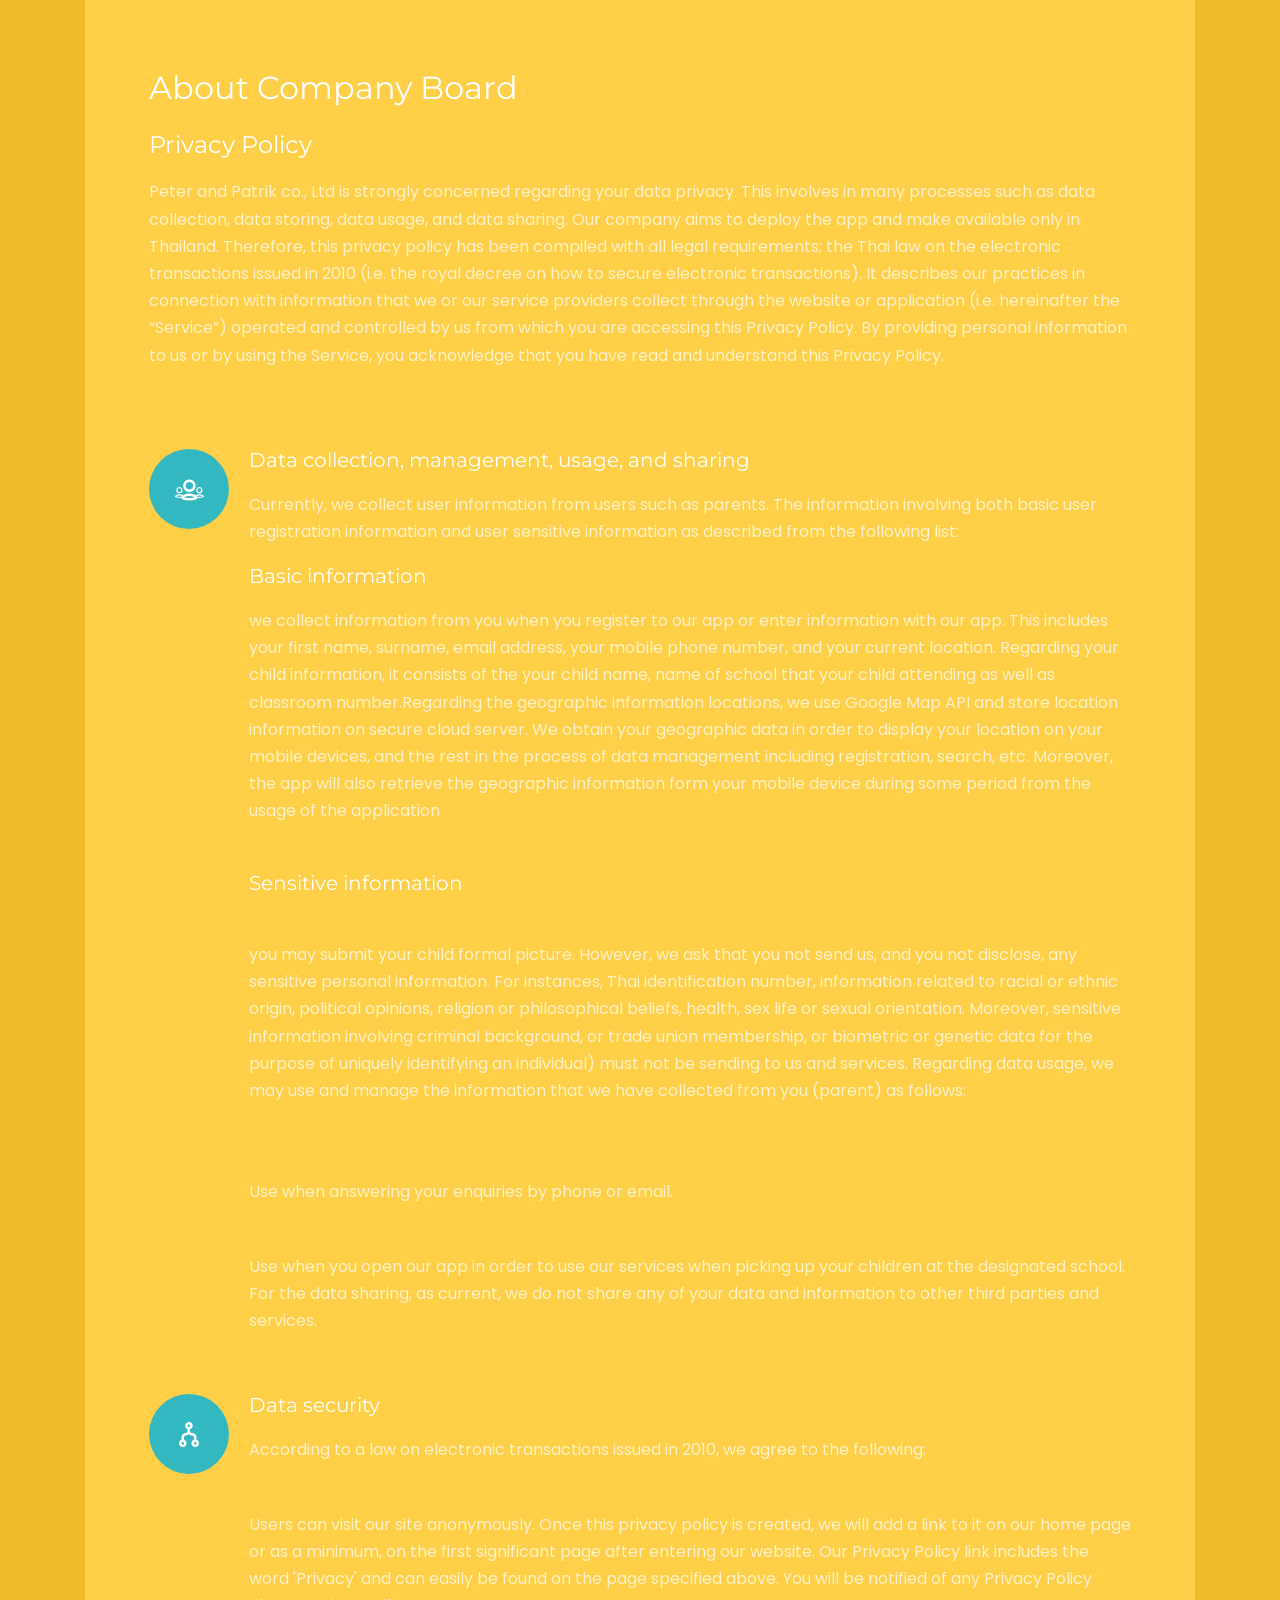
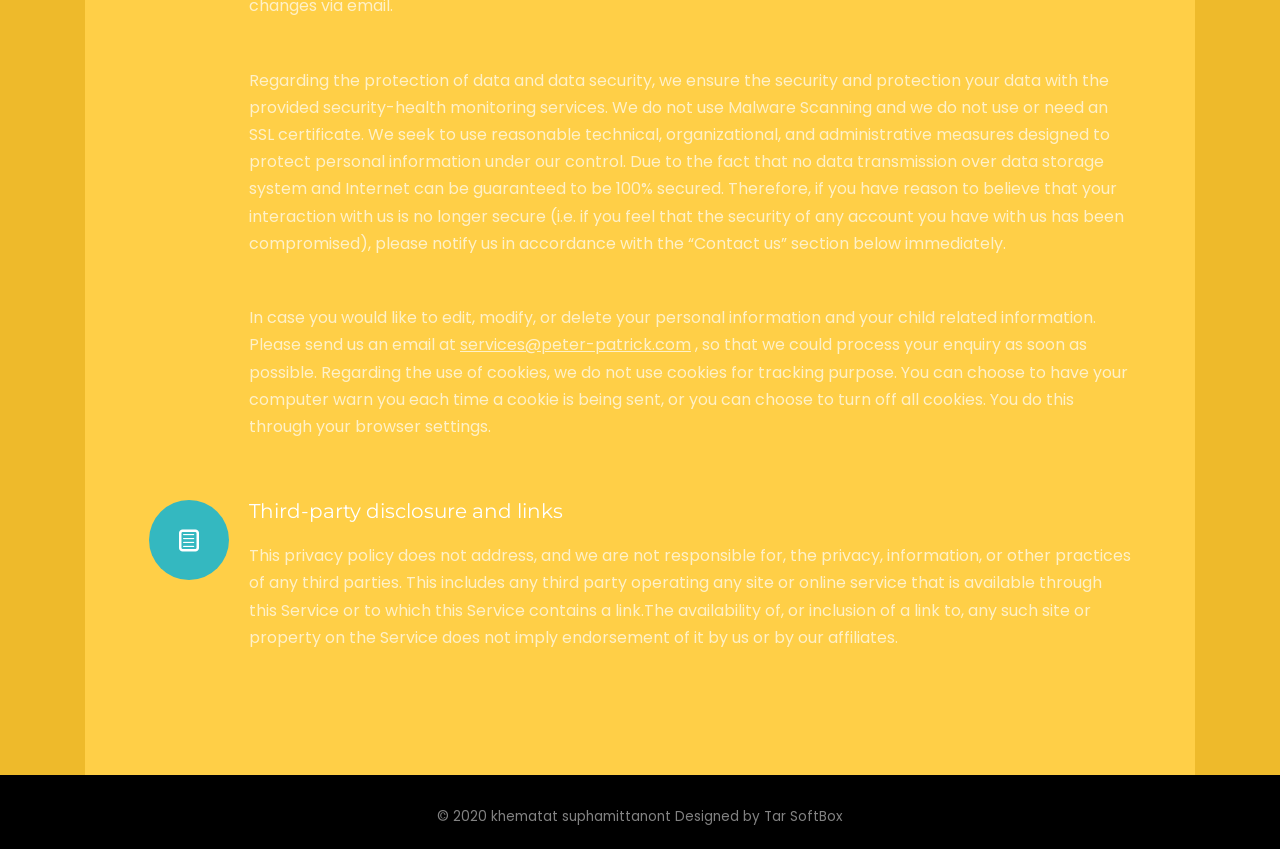
<file: companyBoard.html>
<!DOCTYPE html>
<!--[if lt IE 7]>      <html class="no-js lt-ie9 lt-ie8 lt-ie7"> <![endif]-->
<!--[if IE 7]>         <html class="no-js lt-ie9 lt-ie8"> <![endif]-->
<!--[if IE 8]>         <html class="no-js lt-ie9"> <![endif]-->
<!--[if gt IE 8]><!-->
<html class="no-js">
<!--<![endif]-->

<head>
	<meta charset="utf-8">
	<meta http-equiv="X-UA-Compatible" content="IE=edge">
	<title>Peter and Patrick Co.,Ltd&mdash;by Tar-Softbox</title>
	<meta name="viewport" content="width=device-width, initial-scale=1">
	<meta name="description" content="Introduction to Software Project Work by Tar-Softbox" />
	<meta name="keywords" content="This work by khematat-SE-62" />
	<meta name="author" content="SoftBox.co" />

	<meta property="og:title" content="" />
	<meta property="og:image" content="" />
	<meta property="og:url" content="" />
	<meta property="og:site_name" content="" />
	<meta property="og:description" content="" />
	<meta name="twitter:title" content="" />
	<meta name="twitter:image" content="" />
	<meta name="twitter:url" content="" />
	<meta name="twitter:card" content="" />

	<link href="https://fonts.googleapis.com/css?family=Poppins:300,400,500,600,700" rel="stylesheet">
	<link href="https://fonts.googleapis.com/css?family=Montserrat:300,400,700" rel="stylesheet">

	<!-- Animate.css -->
	<link rel="stylesheet" href="css/animate.css">
	<!-- Icomoon Icon Fonts-->
	<link rel="stylesheet" href="css/icomoon.css">
	<!-- Bootstrap  -->
	<link rel="stylesheet" href="css/bootstrap.css">
	<link rel="stylesheet" href="css/bootstrap.min.css">
	<link rel="stylesheet" href="css/bootstrap-grid.css">
	<link rel="stylesheet" href="css/bootstrap-grid.min.css">
	<link rel="stylesheet" href="css/bootstrap-reboot.css">
	<link rel="stylesheet" href="css/bootstrap-reboot.min.css">
	<link rel="stylesheet" href="https://maxcdn.bootstrapcdn.com/bootstrap/3.4.1/css/bootstrap.min.css">
	<!-- Magnific Popup -->
	<link rel="stylesheet" href="css/magnific-popup.css">

	<!-- Owl Carousel  -->
	<link rel="stylesheet" href="css/owl.carousel.min.css">
	<link rel="stylesheet" href="css/owl.theme.default.min.css">
	<!-- Flexslider  -->
	<link rel="stylesheet" href="css/flexslider.css">
	<!-- Theme style  -->
	<link rel="stylesheet" href="css/style.css">
	<!-- <link rel="stylesheet" href="css/styles.css"> -->
	<!-- Modernizr JS -->
	<script src="js/modernizr-2.6.2.min.js"></script>
	<link rel="stylesheet" href="css/contract.css">
	<!-- FOR IE9 below -->
	<!--[if lt IE 9]>
	<script src="js/respond.min.js"></script>
	<![endif]-->

</head>

<body>

	
			
	
						

		

	

	<div class="container-fluid" style="background-color: rgb(238, 186, 43);">
		<div class="container">
			<div class="choose">
				<div class="half features-wrap">
					<div class="qbootstrap-heading animate-box" s>
						<h2 id="section1">About Company Board</h2>
						<h3>Privacy Policy</h3>
						<p>Peter and Patrik co., Ltd is strongly concerned regarding your data privacy. This involves in
							many processes such as data collection, data storing, data usage, and data sharing. Our
							company aims to deploy the app and make available only in Thailand. Therefore, this privacy
							policy has been compiled with all legal requirements; the Thai law on the electronic
							transactions issued in 2010 (i.e. the royal decree on how to secure electronic
							transactions). It describes our practices in connection with information that we or our
							service providers collect through the website or application (i.e. hereinafter the
							“Service”) operated and controlled by us from which you are accessing this Privacy Policy.
							By providing personal information to us or by using the Service, you acknowledge that you
							have read and understand this Privacy Policy.</p>
					</div>
					<div class="features animate-box">
						<span class="icon text-center"><i class="icon-group-outline"></i></span>
						<div class="desc">
							<h3 id="section2">Data collection, management, usage, and sharing</h3>
							<p>Currently, we collect user information from users such as parents. The information
								involving both basic user registration information and user sensitive information as
								described from the following list: <br>
								<h3>Basic information</h3>
								<p> we collect information from you when you register to our app or enter information
									with our app. This includes your first name, surname, email address, your mobile
									phone number, and your current location. Regarding your child information, it
									consists of the your child name, name of school that your child attending as well as
									classroom number.Regarding the geographic information locations, we use Google Map
									API and store location information on secure cloud server. We obtain your geographic
									data in order to display your location on your mobile devices, and the rest in the
									process of data management including registration, search, etc. Moreover, the app
									will also retrieve the geographic information form your mobile device during some
									period from the usage of the application</p> <br>
								<h3>Sensitive information</h3><br>
								<p>you may submit your child formal picture. However, we ask that you not send us, and
									you not disclose, any sensitive personal information. For instances, Thai
									identification number, information related to racial or ethnic origin, political
									opinions, religion or philosophical beliefs, health, sex life or sexual orientation.
									Moreover, sensitive information involving criminal background, or trade union
									membership, or biometric or genetic data for the purpose of uniquely identifying an
									individual) must not be sending to us and services. Regarding data usage, we may use
									and manage the information that we have collected from you (parent) as follows:</p>
								<br>
								&nbsp; &nbsp; &nbsp; &nbsp; &nbsp; <p> Use when answering your enquiries by phone or
									email.</p> <br>
								<p> Use when you open our app in order to use our services when picking up your children
									at the designated school. For the data sharing, as current, we do not share any of
									your data and information to other third parties and services.
								</p>
						</div>
					</div>
					<div class="features animate-box">
						<span class="icon text-center"><i class="icon-flow-merge"></i></span>
						<div class="desc">
							<h3 id="section3">Data security</h3>
							<p>According to a law on electronic transactions issued in 2010, we agree to the following:
							</p>
							<br>
							<p>Users can visit our site anonymously. Once this privacy policy is created, we will add a
								link to it on our home page or as a minimum, on the first significant page after
								entering our website. Our Privacy Policy link includes the word 'Privacy' and can easily
								be found on the page specified above. You will be notified of any Privacy Policy changes
								via email.</p>
							<br>
							<p>Regarding the protection of data and data security, we ensure the security and protection
								your data with the provided security-health monitoring services. We do not use Malware
								Scanning and we do not use or need an SSL certificate. We seek to use reasonable
								technical, organizational, and administrative measures designed to protect personal
								information under our control. Due to the fact that no data transmission over data
								storage system and Internet can be guaranteed to be 100% secured. Therefore, if you have
								reason to believe that your interaction with us is no longer secure (i.e. if you feel
								that the security of any account you have with us has been compromised), please notify
								us in accordance with the “Contact us” section below immediately.</p>
							<br>
							<p>In case you would like to edit, modify, or delete your personal information and your
								child related information. Please send us an email at <u>services@peter-patrick.com</u>
								, so that we could process your enquiry as soon as possible. Regarding the use of
								cookies, we do not use cookies for tracking purpose. You can choose to have your
								computer warn you each time a cookie is being sent, or you can choose to turn off all
								cookies. You do this through your browser settings.</p>
						</div>
					</div>
					<div class="features animate-box">
						<span class="icon text-center"><i class="icon-document-text"></i></span>
						<div class="desc">
							<h3 id="section4">Third-party disclosure and links</h3>
							<p>This privacy policy does not address, and we are not responsible for, the privacy,
								information, or other practices of any third parties. This includes any third party
								operating any site or online service that is available through this Service or to which
								this Service contains a link.The availability of, or inclusion of a link to, any such
								site or property on the Service does not imply endorsement of it by us or by our
								affiliates.</p>
						</div>
					</div>
				</div>
			</div>
		</div>
	</div>



	<footer>
		<div class="row copyright" style="background-color: black;">
			<div class="col-md-12 text-center">
				<br>
				<p>
					<small class="block">&copy; 2020 khematat suphamittanont</small>
					<small class="block">Designed by Tar SoftBox</small>
				</p>
			</div>
		</div>
	</footer>
	<div class="gototop js-top">
		<a href="#" class="js-gotop"><i class="icon-arrow-up"></i></a>
	</div>

	<!-- jQuery -->
	<script src="js/jquery.min.js"></script>
	<script src="https://maxcdn.bootstrapcdn.com/bootstrap/3.4.1/js/bootstrap.min.js"></script> 
	<!-- jQuery Easing -->
	<script src="js/jquery.easing.1.3.js"></script>
	<!-- Bootstrap -->
	<script src="js/bootstrap.js"></script>
	<script src="js/bootstrap.min.js"></script>
	<script src="js/bootstrap.bundle.js"></script>
	<script src="js/bootstrap.bundle.min.js"></script>
	<!-- Waypoints -->
	<script src="js/jquery.waypoints.min.js"></script>
	<!-- Stellar Parallax -->
	<script src="js/jquery.stellar.min.js"></script>
	<!-- Carousel -->
	<script src="js/owl.carousel.min.js"></script>
	<!-- Flexslider -->
	<script src="js/jquery.flexslider-min.js"></script>
	<!-- countTo -->
	<script src="js/jquery.countTo.js"></script>
	<!-- Magnific Popup -->
	<script src="js/jquery.magnific-popup.min.js"></script>
	<script src="js/magnific-popup-options.js"></script>
	<!-- Sticky Kit -->
	<script src="js/sticky-kit.min.js"></script>
	<!-- Main -->
	<script src="js/main.js"></script>
	<script src="js/scripts.js"></script>
	<script src="js/contract.js"></script>
</body>

</html>
</file>
<file: css/icomoon.css>
@font-face {
  font-family: 'icomoon';
  src:  url('fonts/icomoon.eot?6py85u');
  src:  url('fonts/icomoon.eot?6py85u#iefix') format('embedded-opentype'),
    url('fonts/icomoon.ttf?6py85u') format('truetype'),
    url('fonts/icomoon.woff?6py85u') format('woff'),
    url('fonts/icomoon.svg?6py85u#icomoon') format('svg');
  font-weight: normal;
  font-style: normal;
}

[class^="icon-"], [class*=" icon-"] {
  /* use !important to prevent issues with browser extensions that change fonts */
  font-family: 'icomoon' !important;
  speak: none;
  font-style: normal;
  font-weight: normal;
  font-variant: normal;
  text-transform: none;
  line-height: 1;

  /* Better Font Rendering =========== */
  -webkit-font-smoothing: antialiased;
  -moz-osx-font-smoothing: grayscale;
}

.icon-times:before {
  content: "\e930";
}
.icon-tick:before {
  content: "\e931";
}
.icon-plus:before {
  content: "\e932";
}
.icon-minus:before {
  content: "\e933";
}
.icon-equals:before {
  content: "\e934";
}
.icon-divide:before {
  content: "\e935";
}
.icon-chevron-right:before {
  content: "\e936";
}
.icon-chevron-left:before {
  content: "\e937";
}
.icon-arrow-right-thick:before {
  content: "\e938";
}
.icon-arrow-left-thick:before {
  content: "\e939";
}
.icon-th-small:before {
  content: "\e93a";
}
.icon-th-menu:before {
  content: "\e93b";
}
.icon-th-list:before {
  content: "\e93c";
}
.icon-th-large:before {
  content: "\e93d";
}
.icon-home:before {
  content: "\e93e";
}
.icon-arrow-forward:before {
  content: "\e93f";
}
.icon-arrow-back:before {
  content: "\e940";
}
.icon-rss:before {
  content: "\e941";
}
.icon-location:before {
  content: "\e942";
}
.icon-link:before {
  content: "\e943";
}
.icon-image:before {
  content: "\e944";
}
.icon-arrow-up-thick:before {
  content: "\e945";
}
.icon-arrow-down-thick:before {
  content: "\e946";
}
.icon-starburst:before {
  content: "\e947";
}
.icon-starburst-outline:before {
  content: "\e948";
}
.icon-star3:before {
  content: "\e949";
}
.icon-flow-children:before {
  content: "\e94a";
}
.icon-export:before {
  content: "\e94b";
}
.icon-delete2:before {
  content: "\e94c";
}
.icon-delete-outline:before {
  content: "\e94d";
}
.icon-cloud-storage:before {
  content: "\e94e";
}
.icon-wi-fi:before {
  content: "\e94f";
}
.icon-heart:before {
  content: "\e950";
}
.icon-flash:before {
  content: "\e951";
}
.icon-cancel:before {
  content: "\e952";
}
.icon-backspace:before {
  content: "\e953";
}
.icon-attachment:before {
  content: "\e954";
}
.icon-arrow-move:before {
  content: "\e955";
}
.icon-warning:before {
  content: "\e956";
}
.icon-user:before {
  content: "\e957";
}
.icon-radar:before {
  content: "\e958";
}
.icon-lock-open:before {
  content: "\e959";
}
.icon-lock-closed:before {
  content: "\e95a";
}
.icon-location-arrow:before {
  content: "\e95b";
}
.icon-info:before {
  content: "\e95c";
}
.icon-user-delete:before {
  content: "\e95d";
}
.icon-user-add:before {
  content: "\e95e";
}
.icon-media-pause:before {
  content: "\e95f";
}
.icon-group:before {
  content: "\e960";
}
.icon-chart-pie:before {
  content: "\e961";
}
.icon-chart-line:before {
  content: "\e962";
}
.icon-chart-bar:before {
  content: "\e963";
}
.icon-chart-area:before {
  content: "\e964";
}
.icon-video:before {
  content: "\e965";
}
.icon-point-of-interest:before {
  content: "\e966";
}
.icon-infinity:before {
  content: "\e967";
}
.icon-globe:before {
  content: "\e968";
}
.icon-eye:before {
  content: "\e969";
}
.icon-cog:before {
  content: "\e96a";
}
.icon-camera:before {
  content: "\e96b";
}
.icon-upload:before {
  content: "\e96c";
}
.icon-scissors:before {
  content: "\e96d";
}
.icon-refresh:before {
  content: "\e96e";
}
.icon-pin:before {
  content: "\e96f";
}
.icon-key:before {
  content: "\e970";
}
.icon-info-large:before {
  content: "\e971";
}
.icon-eject:before {
  content: "\e972";
}
.icon-download:before {
  content: "\e973";
}
.icon-zoom:before {
  content: "\e974";
}
.icon-zoom-out:before {
  content: "\e975";
}
.icon-zoom-in:before {
  content: "\e976";
}
.icon-sort-numerically:before {
  content: "\e977";
}
.icon-sort-alphabetically:before {
  content: "\e978";
}
.icon-input-checked:before {
  content: "\e979";
}
.icon-calender:before {
  content: "\e97a";
}
.icon-world2:before {
  content: "\e97b";
}
.icon-notes:before {
  content: "\e97c";
}
.icon-code:before {
  content: "\e97d";
}
.icon-arrow-sync:before {
  content: "\e97e";
}
.icon-arrow-shuffle:before {
  content: "\e97f";
}
.icon-arrow-repeat:before {
  content: "\e980";
}
.icon-arrow-minimise:before {
  content: "\e981";
}
.icon-arrow-maximise:before {
  content: "\e982";
}
.icon-arrow-loop:before {
  content: "\e983";
}
.icon-anchor:before {
  content: "\e984";
}
.icon-spanner:before {
  content: "\e985";
}
.icon-puzzle:before {
  content: "\e986";
}
.icon-power:before {
  content: "\e987";
}
.icon-plane:before {
  content: "\e988";
}
.icon-pi:before {
  content: "\e989";
}
.icon-phone:before {
  content: "\e98a";
}
.icon-microphone2:before {
  content: "\e98b";
}
.icon-media-rewind:before {
  content: "\e98c";
}
.icon-flag:before {
  content: "\e98d";
}
.icon-adjust-brightness:before {
  content: "\e98e";
}
.icon-waves:before {
  content: "\e98f";
}
.icon-social-twitter:before {
  content: "\e990";
}
.icon-social-facebook:before {
  content: "\e991";
}
.icon-social-dribbble:before {
  content: "\e992";
}
.icon-media-stop:before {
  content: "\e993";
}
.icon-media-record:before {
  content: "\e994";
}
.icon-media-play:before {
  content: "\e995";
}
.icon-media-fast-forward:before {
  content: "\e996";
}
.icon-media-eject:before {
  content: "\e997";
}
.icon-social-vimeo:before {
  content: "\e998";
}
.icon-social-tumbler:before {
  content: "\e999";
}
.icon-social-skype:before {
  content: "\e99a";
}
.icon-social-pinterest:before {
  content: "\e99b";
}
.icon-social-linkedin:before {
  content: "\e99c";
}
.icon-social-last-fm:before {
  content: "\e99d";
}
.icon-social-github:before {
  content: "\e99e";
}
.icon-social-flickr:before {
  content: "\e99f";
}
.icon-at:before {
  content: "\e9a0";
}
.icon-times-outline:before {
  content: "\e9a1";
}
.icon-plus-outline:before {
  content: "\e9a2";
}
.icon-minus-outline:before {
  content: "\e9a3";
}
.icon-tick-outline:before {
  content: "\e9a4";
}
.icon-th-large-outline:before {
  content: "\e9a5";
}
.icon-equals-outline:before {
  content: "\e9a6";
}
.icon-divide-outline:before {
  content: "\e9a7";
}
.icon-chevron-right-outline:before {
  content: "\e9a8";
}
.icon-chevron-left-outline:before {
  content: "\e9a9";
}
.icon-arrow-right-outline:before {
  content: "\e9aa";
}
.icon-arrow-left-outline:before {
  content: "\e9ab";
}
.icon-th-small-outline:before {
  content: "\e9ac";
}
.icon-th-menu-outline:before {
  content: "\e9ad";
}
.icon-th-list-outline:before {
  content: "\e9ae";
}
.icon-news2:before {
  content: "\e9b1";
}
.icon-home-outline:before {
  content: "\e9b2";
}
.icon-arrow-up-outline:before {
  content: "\e9b3";
}
.icon-arrow-forward-outline:before {
  content: "\e9b4";
}
.icon-arrow-down-outline:before {
  content: "\e9b5";
}
.icon-arrow-back-outline:before {
  content: "\e9b6";
}
.icon-trash3:before {
  content: "\e9b7";
}
.icon-rss-outline:before {
  content: "\e9b8";
}
.icon-message:before {
  content: "\e9b9";
}
.icon-location-outline:before {
  content: "\e9ba";
}
.icon-link-outline:before {
  content: "\e9bb";
}
.icon-image-outline:before {
  content: "\e9bc";
}
.icon-export-outline:before {
  content: "\e9bd";
}
.icon-cross:before {
  content: "\e9be";
}
.icon-wi-fi-outline:before {
  content: "\e9bf";
}
.icon-star-outline:before {
  content: "\e9c0";
}
.icon-media-pause-outline:before {
  content: "\e9c1";
}
.icon-mail:before {
  content: "\e9c2";
}
.icon-heart-outline:before {
  content: "\e9c3";
}
.icon-flash-outline:before {
  content: "\e9c4";
}
.icon-cancel-outline:before {
  content: "\e9c5";
}
.icon-beaker:before {
  content: "\e9c6";
}
.icon-arrow-move-outline:before {
  content: "\e9c7";
}
.icon-watch2:before {
  content: "\e9c8";
}
.icon-warning-outline:before {
  content: "\e9c9";
}
.icon-time:before {
  content: "\e9ca";
}
.icon-radar-outline:before {
  content: "\e9cb";
}
.icon-lock-open-outline:before {
  content: "\e9cc";
}
.icon-location-arrow-outline:before {
  content: "\e9cd";
}
.icon-info-outline:before {
  content: "\e9ce";
}
.icon-backspace-outline:before {
  content: "\e9cf";
}
.icon-attachment-outline:before {
  content: "\e9d0";
}
.icon-user-outline:before {
  content: "\e9d1";
}
.icon-user-delete-outline:before {
  content: "\e9d2";
}
.icon-user-add-outline:before {
  content: "\e9d3";
}
.icon-lock-closed-outline:before {
  content: "\e9d4";
}
.icon-group-outline:before {
  content: "\e9d5";
}
.icon-chart-pie-outline:before {
  content: "\e9d6";
}
.icon-chart-line-outline:before {
  content: "\e9d7";
}
.icon-chart-bar-outline:before {
  content: "\e9d8";
}
.icon-chart-area-outline:before {
  content: "\e9d9";
}
.icon-video-outline:before {
  content: "\e9da";
}
.icon-point-of-interest-outline:before {
  content: "\e9db";
}
.icon-map:before {
  content: "\e9dc";
}
.icon-key-outline:before {
  content: "\e9dd";
}
.icon-infinity-outline:before {
  content: "\e9de";
}
.icon-globe-outline:before {
  content: "\e9df";
}
.icon-eye-outline:before {
  content: "\e9e0";
}
.icon-cog-outline:before {
  content: "\e9e1";
}
.icon-camera-outline:before {
  content: "\e9e2";
}
.icon-upload-outline:before {
  content: "\e9e3";
}
.icon-support:before {
  content: "\e9e4";
}
.icon-scissors-outline:before {
  content: "\e9e5";
}
.icon-refresh-outline:before {
  content: "\e9e6";
}
.icon-info-large-outline:before {
  content: "\e9e7";
}
.icon-eject-outline:before {
  content: "\e9e8";
}
.icon-download-outline:before {
  content: "\e9e9";
}
.icon-battery-mid:before {
  content: "\e9ea";
}
.icon-battery-low:before {
  content: "\e9eb";
}
.icon-battery-high:before {
  content: "\e9ec";
}
.icon-zoom-outline:before {
  content: "\e9ed";
}
.icon-zoom-out-outline:before {
  content: "\e9ee";
}
.icon-zoom-in-outline:before {
  content: "\e9ef";
}
.icon-tag3:before {
  content: "\e9f0";
}
.icon-tabs-outline:before {
  content: "\e9f1";
}
.icon-pin-outline:before {
  content: "\e9f2";
}
.icon-message-typing:before {
  content: "\e9f3";
}
.icon-directions:before {
  content: "\e9f4";
}
.icon-battery-full:before {
  content: "\e9f5";
}
.icon-battery-charge:before {
  content: "\e9f6";
}
.icon-pipette:before {
  content: "\e9f7";
}
.icon-pencil:before {
  content: "\e9f8";
}
.icon-folder:before {
  content: "\e9f9";
}
.icon-folder-delete:before {
  content: "\e9fa";
}
.icon-folder-add:before {
  content: "\e9fb";
}
.icon-edit:before {
  content: "\e9fc";
}
.icon-document:before {
  content: "\e9fd";
}
.icon-document-delete:before {
  content: "\e9fe";
}
.icon-document-add:before {
  content: "\e9ff";
}
.icon-brush:before {
  content: "\ea00";
}
.icon-thumbs-up:before {
  content: "\ea01";
}
.icon-thumbs-down:before {
  content: "\ea02";
}
.icon-pen:before {
  content: "\ea03";
}
.icon-sort-numerically-outline:before {
  content: "\ea04";
}
.icon-sort-alphabetically-outline:before {
  content: "\ea05";
}
.icon-social-last-fm-circular:before {
  content: "\ea06";
}
.icon-social-github-circular:before {
  content: "\ea07";
}
.icon-compass:before {
  content: "\ea08";
}
.icon-bookmark:before {
  content: "\ea09";
}
.icon-input-checked-outline:before {
  content: "\ea0a";
}
.icon-code-outline:before {
  content: "\ea0b";
}
.icon-calender-outline:before {
  content: "\ea0c";
}
.icon-business-card:before {
  content: "\ea0d";
}
.icon-arrow-up:before {
  content: "\ea0e";
}
.icon-arrow-sync-outline:before {
  content: "\ea0f";
}
.icon-arrow-right:before {
  content: "\ea10";
}
.icon-arrow-repeat-outline:before {
  content: "\ea11";
}
.icon-arrow-loop-outline:before {
  content: "\ea12";
}
.icon-arrow-left:before {
  content: "\ea13";
}
.icon-flow-switch:before {
  content: "\ea14";
}
.icon-flow-parallel:before {
  content: "\ea15";
}
.icon-flow-merge:before {
  content: "\ea16";
}
.icon-document-text:before {
  content: "\ea17";
}
.icon-clipboard:before {
  content: "\ea18";
}
.icon-calculator:before {
  content: "\ea19";
}
.icon-arrow-minimise-outline:before {
  content: "\ea1a";
}
.icon-arrow-maximise-outline:before {
  content: "\ea1b";
}
.icon-arrow-down:before {
  content: "\ea1c";
}
.icon-gift:before {
  content: "\ea1d";
}
.icon-film:before {
  content: "\ea1e";
}
.icon-database:before {
  content: "\ea1f";
}
.icon-bell:before {
  content: "\ea20";
}
.icon-anchor-outline:before {
  content: "\ea21";
}
.icon-adjust-contrast:before {
  content: "\ea22";
}
.icon-world-outline:before {
  content: "\ea23";
}
.icon-shopping-bag:before {
  content: "\ea24";
}
.icon-power-outline:before {
  content: "\ea25";
}
.icon-notes-outline:before {
  content: "\ea26";
}
.icon-device-tablet:before {
  content: "\ea27";
}
.icon-device-phone:before {
  content: "\ea28";
}
.icon-device-laptop:before {
  content: "\ea29";
}
.icon-device-desktop:before {
  content: "\ea2a";
}
.icon-briefcase:before {
  content: "\ea2b";
}
.icon-stopwatch:before {
  content: "\ea2c";
}
.icon-spanner-outline:before {
  content: "\ea2d";
}
.icon-puzzle-outline:before {
  content: "\ea2e";
}
.icon-printer:before {
  content: "\ea2f";
}
.icon-pi-outline:before {
  content: "\ea30";
}
.icon-lightbulb:before {
  content: "\ea31";
}
.icon-flag-outline:before {
  content: "\ea32";
}
.icon-contacts:before {
  content: "\ea33";
}
.icon-archive2:before {
  content: "\ea34";
}
.icon-weather-stormy:before {
  content: "\ea35";
}
.icon-weather-shower:before {
  content: "\ea36";
}
.icon-weather-partly-sunny:before {
  content: "\ea37";
}
.icon-weather-downpour:before {
  content: "\ea38";
}
.icon-weather-cloudy:before {
  content: "\ea39";
}
.icon-plane-outline:before {
  content: "\ea3a";
}
.icon-phone-outline:before {
  content: "\ea3b";
}
.icon-microphone-outline:before {
  content: "\ea3c";
}
.icon-weather-windy:before {
  content: "\ea3d";
}
.icon-weather-windy-cloudy:before {
  content: "\ea3e";
}
.icon-weather-sunny:before {
  content: "\ea3f";
}
.icon-weather-snow:before {
  content: "\ea40";
}
.icon-weather-night:before {
  content: "\ea41";
}
.icon-media-stop-outline:before {
  content: "\ea42";
}
.icon-media-rewind-outline:before {
  content: "\ea43";
}
.icon-media-record-outline:before {
  content: "\ea44";
}
.icon-media-play-outline:before {
  content: "\ea45";
}
.icon-media-fast-forward-outline:before {
  content: "\ea46";
}
.icon-media-eject-outline:before {
  content: "\ea47";
}
.icon-wine:before {
  content: "\ea48";
}
.icon-waves-outline:before {
  content: "\ea49";
}
.icon-ticket:before {
  content: "\ea4a";
}
.icon-tags:before {
  content: "\ea4b";
}
.icon-plug:before {
  content: "\ea4c";
}
.icon-headphones:before {
  content: "\ea4d";
}
.icon-credit-card:before {
  content: "\ea4e";
}
.icon-coffee:before {
  content: "\ea4f";
}
.icon-book:before {
  content: "\ea50";
}
.icon-beer:before {
  content: "\ea51";
}
.icon-volume2:before {
  content: "\ea52";
}
.icon-volume-up:before {
  content: "\ea53";
}
.icon-volume-mute:before {
  content: "\ea54";
}
.icon-volume-down:before {
  content: "\ea55";
}
.icon-social-vimeo-circular:before {
  content: "\ea56";
}
.icon-social-twitter-circular:before {
  content: "\ea57";
}
.icon-social-pinterest-circular:before {
  content: "\ea58";
}
.icon-social-linkedin-circular:before {
  content: "\ea59";
}
.icon-social-facebook-circular:before {
  content: "\ea5a";
}
.icon-social-dribbble-circular:before {
  content: "\ea5b";
}
.icon-tree:before {
  content: "\ea5c";
}
.icon-thermometer2:before {
  content: "\ea5d";
}
.icon-social-tumbler-circular:before {
  content: "\ea5e";
}
.icon-social-skype-outline:before {
  content: "\ea5f";
}
.icon-social-flickr-circular:before {
  content: "\ea60";
}
.icon-social-at-circular:before {
  content: "\ea61";
}
.icon-shopping-cart:before {
  content: "\ea62";
}
.icon-messages:before {
  content: "\ea63";
}
.icon-leaf:before {
  content: "\ea64";
}
.icon-feather:before {
  content: "\ea65";
}
.icon-eye2:before {
  content: "\e064";
}
.icon-paper-clip:before {
  content: "\e065";
}
.icon-mail5:before {
  content: "\e066";
}
.icon-toggle:before {
  content: "\e067";
}
.icon-layout:before {
  content: "\e068";
}
.icon-link2:before {
  content: "\e069";
}
.icon-bell2:before {
  content: "\e06a";
}
.icon-lock3:before {
  content: "\e06b";
}
.icon-unlock:before {
  content: "\e06c";
}
.icon-ribbon2:before {
  content: "\e06d";
}
.icon-image2:before {
  content: "\e06e";
}
.icon-signal:before {
  content: "\e06f";
}
.icon-target3:before {
  content: "\e070";
}
.icon-clipboard3:before {
  content: "\e071";
}
.icon-clock3:before {
  content: "\e072";
}
.icon-watch:before {
  content: "\e073";
}
.icon-air-play:before {
  content: "\e074";
}
.icon-camera3:before {
  content: "\e075";
}
.icon-video2:before {
  content: "\e076";
}
.icon-disc:before {
  content: "\e077";
}
.icon-printer3:before {
  content: "\e078";
}
.icon-monitor:before {
  content: "\e079";
}
.icon-server:before {
  content: "\e07a";
}
.icon-cog2:before {
  content: "\e07b";
}
.icon-heart3:before {
  content: "\e07c";
}
.icon-paragraph:before {
  content: "\e07d";
}
.icon-align-justify:before {
  content: "\e07e";
}
.icon-align-left:before {
  content: "\e07f";
}
.icon-align-center:before {
  content: "\e080";
}
.icon-align-right:before {
  content: "\e081";
}
.icon-book2:before {
  content: "\e082";
}
.icon-layers2:before {
  content: "\e083";
}
.icon-stack2:before {
  content: "\e084";
}
.icon-stack-2:before {
  content: "\e085";
}
.icon-paper:before {
  content: "\e086";
}
.icon-paper-stack:before {
  content: "\e087";
}
.icon-search3:before {
  content: "\e088";
}
.icon-zoom-in2:before {
  content: "\e089";
}
.icon-zoom-out2:before {
  content: "\e08a";
}
.icon-reply2:before {
  content: "\e08b";
}
.icon-circle-plus:before {
  content: "\e08c";
}
.icon-circle-minus:before {
  content: "\e08d";
}
.icon-circle-check:before {
  content: "\e08e";
}
.icon-circle-cross:before {
  content: "\e08f";
}
.icon-square-plus:before {
  content: "\e090";
}
.icon-square-minus:before {
  content: "\e091";
}
.icon-square-check:before {
  content: "\e092";
}
.icon-square-cross:before {
  content: "\e093";
}
.icon-microphone:before {
  content: "\e094";
}
.icon-record:before {
  content: "\e095";
}
.icon-skip-back:before {
  content: "\e096";
}
.icon-rewind:before {
  content: "\e097";
}
.icon-play4:before {
  content: "\e098";
}
.icon-pause3:before {
  content: "\e099";
}
.icon-stop3:before {
  content: "\e09a";
}
.icon-fast-forward:before {
  content: "\e09b";
}
.icon-skip-forward:before {
  content: "\e09c";
}
.icon-shuffle2:before {
  content: "\e09d";
}
.icon-repeat:before {
  content: "\e09e";
}
.icon-folder2:before {
  content: "\e09f";
}
.icon-umbrella:before {
  content: "\e0a0";
}
.icon-moon:before {
  content: "\e0a1";
}
.icon-thermometer:before {
  content: "\e0a2";
}
.icon-drop:before {
  content: "\e0a3";
}
.icon-sun2:before {
  content: "\e0a4";
}
.icon-cloud3:before {
  content: "\e0a5";
}
.icon-cloud-upload2:before {
  content: "\e0a6";
}
.icon-cloud-download2:before {
  content: "\e0a7";
}
.icon-upload4:before {
  content: "\e0a8";
}
.icon-download4:before {
  content: "\e0a9";
}
.icon-location3:before {
  content: "\e0aa";
}
.icon-location-2:before {
  content: "\e0ab";
}
.icon-map3:before {
  content: "\e0ac";
}
.icon-battery:before {
  content: "\e0ad";
}
.icon-head:before {
  content: "\e0ae";
}
.icon-briefcase3:before {
  content: "\e0af";
}
.icon-speech-bubble:before {
  content: "\e0b0";
}
.icon-anchor2:before {
  content: "\e0b1";
}
.icon-globe2:before {
  content: "\e0b2";
}
.icon-box:before {
  content: "\e0b3";
}
.icon-reload:before {
  content: "\e0b4";
}
.icon-share3:before {
  content: "\e0b5";
}
.icon-marquee:before {
  content: "\e0b6";
}
.icon-marquee-plus:before {
  content: "\e0b7";
}
.icon-marquee-minus:before {
  content: "\e0b8";
}
.icon-tag:before {
  content: "\e0b9";
}
.icon-power2:before {
  content: "\e0ba";
}
.icon-command2:before {
  content: "\e0bb";
}
.icon-alt:before {
  content: "\e0bc";
}
.icon-esc:before {
  content: "\e0bd";
}
.icon-bar-graph:before {
  content: "\e0be";
}
.icon-bar-graph-2:before {
  content: "\e0bf";
}
.icon-pie-graph:before {
  content: "\e0c0";
}
.icon-star:before {
  content: "\e0c1";
}
.icon-arrow-left3:before {
  content: "\e0c2";
}
.icon-arrow-right3:before {
  content: "\e0c3";
}
.icon-arrow-up3:before {
  content: "\e0c4";
}
.icon-arrow-down3:before {
  content: "\e0c5";
}
.icon-volume:before {
  content: "\e0c6";
}
.icon-mute:before {
  content: "\e0c7";
}
.icon-content-right:before {
  content: "\e100";
}
.icon-content-left:before {
  content: "\e101";
}
.icon-grid2:before {
  content: "\e102";
}
.icon-grid-2:before {
  content: "\e103";
}
.icon-columns:before {
  content: "\e104";
}
.icon-loader:before {
  content: "\e105";
}
.icon-bag:before {
  content: "\e106";
}
.icon-ban:before {
  content: "\e107";
}
.icon-flag3:before {
  content: "\e108";
}
.icon-trash:before {
  content: "\e109";
}
.icon-expand2:before {
  content: "\e110";
}
.icon-contract:before {
  content: "\e111";
}
.icon-maximize:before {
  content: "\e112";
}
.icon-minimize:before {
  content: "\e113";
}
.icon-plus2:before {
  content: "\e114";
}
.icon-minus2:before {
  content: "\e115";
}
.icon-check:before {
  content: "\e116";
}
.icon-cross2:before {
  content: "\e117";
}
.icon-move:before {
  content: "\e118";
}
.icon-delete:before {
  content: "\e119";
}
.icon-menu5:before {
  content: "\e120";
}
.icon-archive:before {
  content: "\e121";
}
.icon-inbox:before {
  content: "\e122";
}
.icon-outbox:before {
  content: "\e123";
}
.icon-file:before {
  content: "\e124";
}
.icon-file-add:before {
  content: "\e125";
}
.icon-file-subtract:before {
  content: "\e126";
}
.icon-help:before {
  content: "\e127";
}
.icon-open:before {
  content: "\e128";
}
.icon-ellipsis:before {
  content: "\e129";
}
.icon-heart4:before {
  content: "\e900";
}
.icon-cloud4:before {
  content: "\e901";
}
.icon-star2:before {
  content: "\e902";
}
.icon-tv2:before {
  content: "\e903";
}
.icon-sound:before {
  content: "\e904";
}
.icon-video3:before {
  content: "\e905";
}
.icon-trash2:before {
  content: "\e906";
}
.icon-user2:before {
  content: "\e907";
}
.icon-key3:before {
  content: "\e908";
}
.icon-search4:before {
  content: "\e909";
}
.icon-settings:before {
  content: "\e90a";
}
.icon-camera4:before {
  content: "\e90b";
}
.icon-tag2:before {
  content: "\e90c";
}
.icon-lock4:before {
  content: "\e90d";
}
.icon-bulb:before {
  content: "\e90e";
}
.icon-pen2:before {
  content: "\e90f";
}
.icon-diamond:before {
  content: "\e910";
}
.icon-display2:before {
  content: "\e911";
}
.icon-location4:before {
  content: "\e912";
}
.icon-eye3:before {
  content: "\e913";
}
.icon-bubble3:before {
  content: "\e914";
}
.icon-stack3:before {
  content: "\e915";
}
.icon-cup:before {
  content: "\e916";
}
.icon-phone3:before {
  content: "\e917";
}
.icon-news:before {
  content: "\e918";
}
.icon-mail6:before {
  content: "\e919";
}
.icon-like:before {
  content: "\e91a";
}
.icon-photo:before {
  content: "\e91b";
}
.icon-note:before {
  content: "\e91c";
}
.icon-clock4:before {
  content: "\e91d";
}
.icon-paperplane:before {
  content: "\e91e";
}
.icon-params:before {
  content: "\e91f";
}
.icon-banknote:before {
  content: "\e920";
}
.icon-data:before {
  content: "\e921";
}
.icon-music2:before {
  content: "\e922";
}
.icon-megaphone2:before {
  content: "\e923";
}
.icon-study:before {
  content: "\e924";
}
.icon-lab2:before {
  content: "\e925";
}
.icon-food:before {
  content: "\e926";
}
.icon-t-shirt:before {
  content: "\e927";
}
.icon-fire2:before {
  content: "\e928";
}
.icon-clip:before {
  content: "\e929";
}
.icon-shop:before {
  content: "\e92a";
}
.icon-calendar3:before {
  content: "\e92b";
}
.icon-wallet2:before {
  content: "\e92c";
}
.icon-vynil:before {
  content: "\e92d";
}
.icon-truck2:before {
  content: "\e92e";
}
.icon-world:before {
  content: "\e92f";
}
.icon-spinner6:before {
  content: "\e9af";
}
.icon-spinner7:before {
  content: "\e9b0";
}
.icon-amazon:before {
  content: "\eab7";
}
.icon-google:before {
  content: "\eab8";
}
.icon-google2:before {
  content: "\eab9";
}
.icon-google3:before {
  content: "\eaba";
}
.icon-google-plus:before {
  content: "\eabb";
}
.icon-google-plus2:before {
  content: "\eabc";
}
.icon-google-plus3:before {
  content: "\eabd";
}
.icon-hangouts:before {
  content: "\eabe";
}
.icon-google-drive:before {
  content: "\eabf";
}
.icon-facebook2:before {
  content: "\eac0";
}
.icon-facebook22:before {
  content: "\eac1";
}
.icon-instagram:before {
  content: "\eac2";
}
.icon-whatsapp:before {
  content: "\eac3";
}
.icon-spotify:before {
  content: "\eac4";
}
.icon-telegram:before {
  content: "\eac5";
}
.icon-twitter2:before {
  content: "\eac6";
}
.icon-vine:before {
  content: "\eac7";
}
.icon-vk:before {
  content: "\eac8";
}
.icon-renren:before {
  content: "\eac9";
}
.icon-sina-weibo:before {
  content: "\eaca";
}
.icon-rss2:before {
  content: "\eacb";
}
.icon-rss22:before {
  content: "\eacc";
}
.icon-youtube:before {
  content: "\eacd";
}
.icon-youtube2:before {
  content: "\eace";
}
.icon-twitch:before {
  content: "\eacf";
}
.icon-vimeo:before {
  content: "\ead0";
}
.icon-vimeo2:before {
  content: "\ead1";
}
.icon-lanyrd:before {
  content: "\ead2";
}
.icon-flickr:before {
  content: "\ead3";
}
.icon-flickr2:before {
  content: "\ead4";
}
.icon-flickr3:before {
  content: "\ead5";
}
.icon-flickr4:before {
  content: "\ead6";
}
.icon-dribbble2:before {
  content: "\ead7";
}
.icon-behance:before {
  content: "\ead8";
}
.icon-behance2:before {
  content: "\ead9";
}
.icon-deviantart:before {
  content: "\eada";
}
.icon-500px:before {
  content: "\eadb";
}
.icon-steam:before {
  content: "\eadc";
}
.icon-steam2:before {
  content: "\eadd";
}
.icon-dropbox:before {
  content: "\eade";
}
.icon-onedrive:before {
  content: "\eadf";
}
.icon-github:before {
  content: "\eae0";
}
.icon-npm:before {
  content: "\eae1";
}
.icon-basecamp:before {
  content: "\eae2";
}
.icon-trello:before {
  content: "\eae3";
}
.icon-wordpress:before {
  content: "\eae4";
}
.icon-joomla:before {
  content: "\eae5";
}
.icon-ello:before {
  content: "\eae6";
}
.icon-blogger:before {
  content: "\eae7";
}
.icon-blogger2:before {
  content: "\eae8";
}
.icon-tumblr2:before {
  content: "\eae9";
}
.icon-tumblr22:before {
  content: "\eaea";
}
.icon-yahoo:before {
  content: "\eaeb";
}
.icon-yahoo2:before {
  content: "\eaec";
}
.icon-tux:before {
  content: "\eaed";
}
.icon-appleinc:before {
  content: "\eaee";
}
.icon-finder:before {
  content: "\eaef";
}
.icon-android:before {
  content: "\eaf0";
}
.icon-windows:before {
  content: "\eaf1";
}
.icon-windows8:before {
  content: "\eaf2";
}
.icon-soundcloud:before {
  content: "\eaf3";
}
.icon-soundcloud2:before {
  content: "\eaf4";
}
.icon-skype:before {
  content: "\eaf5";
}
.icon-reddit:before {
  content: "\eaf6";
}
.icon-hackernews:before {
  content: "\eaf7";
}
.icon-wikipedia:before {
  content: "\eaf8";
}
.icon-linkedin2:before {
  content: "\eaf9";
}
.icon-linkedin22:before {
  content: "\eafa";
}
.icon-lastfm:before {
  content: "\eafb";
}
.icon-lastfm2:before {
  content: "\eafc";
}
.icon-delicious:before {
  content: "\eafd";
}
.icon-stumbleupon:before {
  content: "\eafe";
}
.icon-stumbleupon2:before {
  content: "\eaff";
}
.icon-stackoverflow:before {
  content: "\eb00";
}
.icon-pinterest:before {
  content: "\eb01";
}
.icon-pinterest2:before {
  content: "\eb02";
}
.icon-xing:before {
  content: "\eb03";
}
.icon-xing2:before {
  content: "\eb04";
}
.icon-flattr:before {
  content: "\eb05";
}
.icon-foursquare:before {
  content: "\eb06";
}
.icon-yelp:before {
  content: "\eb07";
}
.icon-paypal:before {
  content: "\eb08";
}
.icon-chrome:before {
  content: "\eb09";
}
.icon-firefox:before {
  content: "\eb0a";
}
.icon-IE:before {
  content: "\eb0b";
}
.icon-edge:before {
  content: "\eb0c";
}
.icon-safari:before {
  content: "\eb0d";
}
.icon-opera:before {
  content: "\eb0e";
}
.icon-file-pdf:before {
  content: "\eb0f";
}
.icon-file-openoffice:before {
  content: "\eb10";
}
.icon-file-word:before {
  content: "\eb11";
}
.icon-file-excel:before {
  content: "\eb12";
}
.icon-libreoffice:before {
  content: "\eb13";
}
.icon-html-five:before {
  content: "\eb14";
}
.icon-html-five2:before {
  content: "\eb15";
}
.icon-css3:before {
  content: "\eb16";
}
.icon-git:before {
  content: "\eb17";
}
.icon-codepen:before {
  content: "\eb18";
}
.icon-svg:before {
  content: "\eb19";
}
.icon-IcoMoon:before {
  content: "\eb1a";
}
</file>
<file: css/style.css>
@font-face {
  font-family: 'icomoon';
  src: url("../fonts/icomoon/icomoon.eot?srf3rx");
  src: url("../fonts/icomoon/icomoon.eot?srf3rx#iefix") format("embedded-opentype"), url("../fonts/icomoon/icomoon.ttf?srf3rx") format("truetype"), url("../fonts/icomoon/icomoon.woff?srf3rx") format("woff"), url("../fonts/icomoon/icomoon.svg?srf3rx#icomoon") format("svg");
  font-weight: normal;
  font-style: normal;
}
/* =======================================================
*
* 	Template Style 
*
* ======================================================= */
body {
  font-family: "Poppins", Arial, sans-serif;
  font-weight: 400;
  font-size: 16px;
  line-height: 1.7;
  color: #828282;
  background: #fff;
}

#page {
  position: relative;
  overflow-x: hidden;
  width: 100%;
  height: 100%;
  -webkit-transition: 0.5s;
  -o-transition: 0.5s;
  transition: 0.5s;
}
.offcanvas #page {
  overflow: hidden;
  position: absolute;
}
.offcanvas #page:after {
  -webkit-transition: 2s;
  -o-transition: 2s;
  transition: 2s;
  position: absolute;
  top: 0;
  right: 0;
  bottom: 0;
  left: 0;
  z-index: 101;
  background: rgba(0, 0, 0, 0.7);
  content: "";
}

a {
  color: #34b8c0;
  -webkit-transition: 0.5s;
  -o-transition: 0.5s;
  transition: 0.5s;
}
a:hover, a:active, a:focus {
  color: #34b8c0;
  outline: none;
  text-decoration: none;
}

p {
  margin-bottom: 20px;
}

h1, h2, h3, h4, h5, h6, figure {
  color: #000;
  font-family: "Montserrat", sans-serif;
  font-weight: 400;
  margin: 0 0 20px 0;
}

::-webkit-selection {
  color: #fff;
  background: #34b8c0;
}

::-moz-selection {
  color: #fff;
  background: #34b8c0;
}

::selection {
  color: #fff;
  background: #34b8c0;
}

.qbootstrap-nav {
  width: 100%;
  padding: 0;
  z-index: 1001;
}
.qbootstrap-nav .top {
  display: block;
  width: 100%;
  padding: 20px 0 30px 0;
}
.qbootstrap-nav .top-menu {
  padding: 30px 0 0 0;
}
@media screen and (max-width: 768px) {
  .qbootstrap-nav .top-menu {
    padding: 0;
  }
}
.qbootstrap-nav .num, .qbootstrap-nav .loc {
  position: relative;
}
.qbootstrap-nav .num .icon, .qbootstrap-nav .loc .icon {
  position: absolute;
  top: 0;
  left: 0;
  text-align: center;
  display: table;
  width: 60px;
  height: 60px;
  background: rgba(0, 0, 0, 0.04);
  -webkit-border-radius: 50%;
  -moz-border-radius: 50%;
  -ms-border-radius: 50%;
  border-radius: 50%;
}
.qbootstrap-nav .num .icon i, .qbootstrap-nav .loc .icon i {
  display: table-cell;
  vertical-align: middle;
  height: 60px;
  font-size: 24px;
  color: #6f51c7;
}
.qbootstrap-nav .num p, .qbootstrap-nav .loc p {
  padding-left: 80px;
}
.qbootstrap-nav .num p a, .qbootstrap-nav .loc p a {
  color: #000;
}
.qbootstrap-nav #qbootstrap-logo {
  font-size: 40px;
  margin: 0;
  padding: 0;
  text-transform: uppercase;
  font-weight: 700;
  font-family: "Poppins", Arial, sans-serif;
}
@media screen and (max-width: 768px) {
  .qbootstrap-nav #qbootstrap-logo {
    text-align: left !important;
    margin-bottom: 20px;
  }
}
.qbootstrap-nav #qbootstrap-logo a {
  color: #34b8c0;
  position: relative;
}
.qbootstrap-nav #qbootstrap-logo a span {
  color: #FFCF47;
}
.qbootstrap-nav #qbootstrap-logo a i {
  font-size: 38px;
}
.qbootstrap-nav .menu-1 {
  padding: 13px 0;
  background: rgba(0, 0, 0, 0.04);
  width: 100%;
  float: left;
  -webkit-border-radius: 4px 4px 0 0;
  -moz-border-radius: 4px 4px 0 0;
  -ms-border-radius: 4px 4px 0 0;
  -o-border-radius: 4px 4px 0 0;
  border-radius: 4px 4px 0 0;
}
@media screen and (max-width: 768px) {
  .qbootstrap-nav .menu-1 {
    display: none;
  }
}
.qbootstrap-nav ul {
  display: block;
  padding: 0;
  margin: 0;
}
.qbootstrap-nav ul li {
  padding: 0;
  margin: 0;
  list-style: none;
  display: inline;
  font-weight: 400;
  text-transform: uppercase;
  font-size: 14px;
  letter-spacing: 1px;
}
.qbootstrap-nav ul li a {
  padding: 15px;
  color: rgba(52, 184, 192, 0.9);
  -webkit-transition: 0.5s;
  -o-transition: 0.5s;
  transition: 0.5s;
}
.qbootstrap-nav ul li a:hover, .qbootstrap-nav ul li a:focus, .qbootstrap-nav ul li a.active {
  color: #6f51c7;
}
.qbootstrap-nav ul li.has-dropdown {
  position: relative;
}
.qbootstrap-nav ul li.has-dropdown .dropdown {
  width: 140px;
  -webkit-box-shadow: 0px 14px 33px -9px rgba(0, 0, 0, 0.75);
  -moz-box-shadow: 0px 14px 33px -9px rgba(0, 0, 0, 0.75);
  box-shadow: 0px 14px 33px -9px rgba(0, 0, 0, 0.75);
  z-index: 1002;
  visibility: hidden;
  opacity: 0;
  position: absolute;
  top: 40px;
  left: 0;
  text-align: left;
  background: #000;
  padding: 20px;
  -webkit-border-radius: 4px;
  -moz-border-radius: 4px;
  -ms-border-radius: 4px;
  border-radius: 4px;
  -webkit-transition: 0s;
  -o-transition: 0s;
  transition: 0s;
}
.qbootstrap-nav ul li.has-dropdown .dropdown:before {
  bottom: 100%;
  left: 40px;
  border: solid transparent;
  content: " ";
  height: 0;
  width: 0;
  position: absolute;
  pointer-events: none;
  border-bottom-color: #000;
  border-width: 8px;
  margin-left: -8px;
}
.qbootstrap-nav ul li.has-dropdown .dropdown li {
  display: block;
  margin-bottom: 7px;
}
.qbootstrap-nav ul li.has-dropdown .dropdown li:last-child {
  margin-bottom: 0;
}
.qbootstrap-nav ul li.has-dropdown .dropdown li a {
  padding: 2px 0;
  display: block;
  color: #999999;
  line-height: 1.2;
  text-transform: none;
  font-size: 13px;
  letter-spacing: 0;
}
.qbootstrap-nav ul li.has-dropdown .dropdown li a:hover {
  color: #fff;
}
.qbootstrap-nav ul li.has-dropdown:hover a, .qbootstrap-nav ul li.has-dropdown:focus a {
  color: #6f51c7;
}
.qbootstrap-nav ul li.btn-cta a {
  padding: 0 !important;
  color: #fff;
}
.qbootstrap-nav ul li.btn-cta a span {
  background: #6f51c7;
  padding: 7px 15px;
  display: -moz-inline-stack;
  display: inline-block;
  zoom: 1;
  *display: inline;
  -webkit-transition: 0.3s;
  -o-transition: 0.3s;
  transition: 0.3s;
  -webkit-border-radius: 30px;
  -moz-border-radius: 30px;
  -ms-border-radius: 30px;
  border-radius: 30px;
}
.qbootstrap-nav ul li.btn-cta a:hover span {
  -webkit-box-shadow: 0px 14px 20px -9px rgba(0, 0, 0, 0.75);
  -moz-box-shadow: 0px 14px 20px -9px rgba(0, 0, 0, 0.75);
  box-shadow: 0px 14px 20px -9px rgba(0, 0, 0, 0.75);
}
.qbootstrap-nav ul li.active > a {
  color: #6f51c7;
}

#qbootstrap-hero {
  min-height: 650px;
  background: #fff url(../assets/images/loader.gif) no-repeat center center;
}
#qbootstrap-hero .flexslider {
  border: none;
  z-index: 1;
  margin-bottom: 0;
}
#qbootstrap-hero .flexslider .slides {
  position: relative;
  overflow: hidden;
}
#qbootstrap-hero .flexslider .slides li {
  background-repeat: no-repeat;
  background-size: cover;
  background-position: top center;
  min-height: 630px;
  position: relative;
}
#qbootstrap-hero .flexslider .slides li:after {
  position: absolute;
  top: 0;
  bottom: 0;
  left: 0;
  right: 0;
  content: '';
  background: rgba(0, 0, 0, 0.2);
  z-index: 1;
}
#qbootstrap-hero .flexslider .flex-control-nav {
  bottom: 7em;
  z-index: 1000;
}
#qbootstrap-hero .flexslider .flex-control-nav li a {
  background: rgba(255, 255, 255, 0.2);
  box-shadow: none;
  width: 12px;
  height: 12px;
  cursor: pointer;
}
#qbootstrap-hero .flexslider .flex-control-nav li a.flex-active {
  cursor: pointer;
  background: rgba(255, 255, 255, 0.7);
}
#qbootstrap-hero .flexslider .flex-direction-nav {
  display: none;
}
#qbootstrap-hero .flexslider .slider-text {
  display: table;
  opacity: 0;
  min-height: 650px;
  z-index: 9;
}
#qbootstrap-hero .flexslider .slider-text > .slider-text-inner {
  display: table-cell;
  vertical-align: middle;
  height: 700px;
}
#qbootstrap-hero .flexslider .slider-text > .slider-text-inner h1, #qbootstrap-hero .flexslider .slider-text > .slider-text-inner h2 {
  margin: 0;
  padding: 0;
  color: white;
}
#qbootstrap-hero .flexslider .slider-text > .slider-text-inner h1 {
  margin-bottom: 20px;
  font-size: 50px;
  line-height: 1.3;
  font-weight: 300;
}
@media screen and (max-width: 768px) {
  #qbootstrap-hero .flexslider .slider-text > .slider-text-inner h1 {
    font-size: 30px;
  }
}
#qbootstrap-hero .flexslider .slider-text > .slider-text-inner h2 {
  font-size: 20px;
  line-height: 1.5;
  margin-bottom: 30px;
  font-family: "Poppins", Arial, sans-serif;
}
#qbootstrap-hero .flexslider .slider-text > .slider-text-inner h2 a {
  color: rgba(255, 255, 255, 0.5);
}
#qbootstrap-hero .flexslider .slider-text > .slider-text-inner .doc-holder {
  font-size: 28px;
  font-weight: 300;
  margin-bottom: 10px;
  font-family: "Montserrat", sans-serif;
}
#qbootstrap-hero .flexslider .slider-text > .slider-text-inner .btn {
  padding: 18px 30px !important;
  color: #fff;
  border: none !important;
  font-size: 12px;
  font-weight: 700;
  text-transform: uppercase;
  letter-spacing: 2px;
}
#qbootstrap-hero .flexslider .slider-text > .slider-text-inner .btn:hover {
  background: #34b8c0 !important;
  -webkit-box-shadow: 0px 14px 30px -15px rgba(0, 0, 0, 0.75) !important;
  -moz-box-shadow: 0px 14px 30px -15px rgba(0, 0, 0, 0.75) !important;
  box-shadow: 0px 14px 30px -15px rgba(0, 0, 0, 0.75) !important;
}
#qbootstrap-hero .flexslider .slider-text > .slider-text-inner .qbootstrap-lead {
  font-size: 20px;
  color: #fff;
}
#qbootstrap-hero .flexslider .slider-text > .slider-text-inner .qbootstrap-lead .icon-heart {
  color: #d9534f;
}

.qbootstrap-bg-section {
  background: #f2f2f2;
}

#qbootstrap-services,
#qbootstrap-counter,
#qbootstrap-register,
.qbootstrap-pricing,
#qbootstrap-testimonial,
#qbootstrap-blog,
#qbootstrap-about,
#qbootstrap-doctor,
#qbootstrap-contact,
#qbootstrap-footer {
  padding: 7em 0;
  clear: both;
}
@media screen and (max-width: 768px) {
  #qbootstrap-services,
  #qbootstrap-counter,
  #qbootstrap-register,
  .qbootstrap-pricing,
  #qbootstrap-testimonial,
  #qbootstrap-blog,
  #qbootstrap-about,
  #qbootstrap-doctor,
  #qbootstrap-contact,
  #qbootstrap-footer {
    padding: 3em 0;
  }
}

#qbootstrap-footer {
  padding: 7em 0 0 0;
}

#qbootstrap-intro {
  position: relative;
  clear: both;
}

.intro {
  display: -webkit-box;
  display: -moz-box;
  display: -ms-flexbox;
  display: -webkit-flex;
  display: flex;
  flex-wrap: wrap;
  -webkit-flex-wrap: wrap;
  -moz-flex-wrap: wrap;
  width: 100%;
  float: left;
}

.intro-grid {
  padding: 4em 2.5em;
  color: rgba(255, 255, 255, 0.8) !important;
  overflow: hidden;
  position: relative;
  width: 33.333%;
  display: inline-block;
}
@media screen and (max-width: 768px) {
  .intro-grid {
    width: 100%;
  }
}
.intro-grid .icon {
  position: absolute;
  top: 20px;
  right: 20px;
}
.intro-grid .icon i {
  font-size: 60px;
  color: rgba(255, 255, 255, 0.5);
}
.intro-grid a {
  color: #fff;
  text-transform: uppercase;
  font-size: 12px;
  letter-spacing: 1px;
}
.intro-grid a .btn {
  border: 2px solid #fff !important;
}
.intro-grid h3 {
  color: #fff;
}
.intro-grid.color-1 {
  background: rgb(238, 186, 43);
}
.intro-grid.color-2 {
  background: #FFCF47;
}
.intro-grid.color-3 {
  background: rgb(238, 186, 43);
}

.services {
  width: 95%;
  margin: 0 auto;
  margin-bottom: 40px;
  position: relative;
  -webkit-transition: 0.3s;
  -o-transition: 0.3s;
  transition: 0.3s;
}
.services h3 {
  font-size: 20px;
}
.services h3 a {
  color: #000;
}
.services .icon {
  width: 70px;
  height: 70px;
  background: #34b8c0;
  display: table;
  text-align: center;
  margin-bottom: 30px;
  position: absolute;
  top: 0;
  left: 0;
  -webkit-border-radius: 50%;
  -moz-border-radius: 50%;
  -ms-border-radius: 50%;
  border-radius: 50%;
  -webkit-transition: 0.3s;
  -o-transition: 0.3s;
  transition: 0.3s;
}
.services .icon i {
  display: table-cell;
  vertical-align: middle;
  font-size: 40px;
  line-height: 40px;
  color: #fff;
  -webkit-transition: 0.3s;
  -o-transition: 0.3s;
  transition: 0.3s;
}
.services .desc {
  padding-left: 90px;
}
.services:hover .icon, .services:focus .icon {
  background: #6f51c7;
}
.services:hover .icon i, .services:focus .icon i {
  color: #fff;
}

.qbootstrap-counters {
  padding: 7em 0;
  background-size: cover;
  background-attachment: fixed;
  background-position: center center;
  position: relative;
}
.qbootstrap-counters .overlay {
  position: absolute;
  top: 0;
  bottom: 0;
  left: 0;
  right: 0;
  content: '';
  background: rgba(111, 81, 199, 0.9);
}
.qbootstrap-counters .qbootstrap-counter {
  font-size: 44px;
  display: block;
  color: white;
  font-family: "Montserrat", sans-serif;
  width: 100%;
  font-weight: 400;
  margin-bottom: .1em;
}
.qbootstrap-counters .qbootstrap-counter-label {
  color: rgba(255, 255, 255, 0.8);
  font-size: 16px;
  margin-bottom: 2em;
  display: block;
  font-family: "Montserrat", sans-serif;
}
.qbootstrap-counters .icon i {
  font-size: 45px;
  color: #fff;
}

.choose {
  display: -webkit-box;
  display: -moz-box;
  display: -ms-flexbox;
  display: -webkit-flex;
  display: flex;
  flex-wrap: wrap;
  -webkit-flex-wrap: wrap;
  -moz-flex-wrap: wrap;
  width: 100%;
  float: left;

}
.choose .half {
  width: 100%;
  display: inline-block;
  background: #FFCF47;
}
@media screen and (max-width: 768px) {
  .choose .half {
    width: 100%;
  }
}

.features-wrap {
  padding: 4em;
}
@media screen and (max-width: 768px) {
  .features-wrap {
    padding: 1em;
  }
}
.features-wrap h2, .features-wrap h3, .features-wrap p {
  color: #fff !important;
}
.features-wrap p {
  color: rgba(255, 255, 255, 0.7) !important;
}

.features {
  position: relative;
  margin-bottom: 60px;
}
.features h3 {
  font-size: 20px;
}
.features .icon {
  position: absolute;
  top: 0;
  left: 0;
  display: table;
  width: 80px;
  height: 80px;
  background: #34b8c0;
  -webkit-border-radius: 50%;
  -moz-border-radius: 50%;
  -ms-border-radius: 50%;
  border-radius: 50%;
}
.features .icon i {
  display: table-cell;
  vertical-align: middle;
  height: 80px;
  font-size: 30px;
  color: #fff;
}
.features .desc {
  padding-left: 100px;
}

.img-bg, .img-user {
  display: block;
  background-size: cover;
  background-position: center center;
  background-repeat: no-repeat;
  position: relative;
}

.qbootstrap-video {
  display: table;
  background-size: cover;
  background-position: center center;
  background-repeat: no-repeat;
  position: relative;
  height: 500px;
  width: 100%;
  overflow: hidden;
  margin-bottom: 30px;
}
@media screen and (max-width: 992px) {
  .qbootstrap-video {
    height: 450px;
  }
}
.qbootstrap-video a {
  z-index: 1001;
  position: absolute;
  top: 50%;
  left: 50%;
  margin-top: -45px;
  margin-left: -45px;
  width: 90px;
  height: 90px;
  display: table;
  text-align: center;
  background: #fff;
  -webkit-box-shadow: 0px 14px 30px -15px rgba(0, 0, 0, 0.75);
  -moz-box-shadow: 0px 14px 30px -15px rgba(0, 0, 0, 0.75);
  -ms-box-shadow: 0px 14px 30px -15px rgba(0, 0, 0, 0.75);
  -o-box-shadow: 0px 14px 30px -15px rgba(0, 0, 0, 0.75);
  box-shadow: 0px 14px 30px -15px rgba(0, 0, 0, 0.75);
  -webkit-border-radius: 50%;
  -moz-border-radius: 50%;
  -ms-border-radius: 50%;
  border-radius: 50%;
}
.qbootstrap-video a i {
  text-align: center;
  display: table-cell;
  vertical-align: middle;
  font-size: 40px;
}
.qbootstrap-video .overlay {
  position: absolute;
  top: 0;
  left: 0;
  right: 0;
  bottom: 0;
  background: rgba(0, 0, 0, 0.2);
  -webkit-transition: 0.5s;
  -o-transition: 0.5s;
  transition: 0.5s;
}
.qbootstrap-video:hover .overlay {
  background: rgba(0, 0, 0, 0.7);
}
.qbootstrap-video:hover a {
  -webkit-transform: scale(1.1);
  -moz-transform: scale(1.1);
  -ms-transform: scale(1.1);
  -o-transform: scale(1.1);
  transform: scale(1.1);
}

.qbootstrap-social-icons {
  margin: 0;
  padding: 0;
}
.qbootstrap-social-icons li {
  margin: 0;
  padding: 0;
  list-style: none;
  display: -moz-inline-stack;
  display: inline-block;
  zoom: 1;
  *display: inline;
}
.qbootstrap-social-icons li a {
  display: -moz-inline-stack;
  display: inline-block;
  zoom: 1;
  *display: inline;
  color: #34b8c0;
  padding-left: 10px;
  padding-right: 10px;
}
.qbootstrap-social-icons li a i {
  font-size: 20px;
}

.contact-info-wrap {
  margin-bottom: 3em;
}
.contact-info-wrap p span {
  padding-right: 10px;
}
.contact-info-wrap p span i {
  font-size: 20px;
  color: #34b8c0;
}

.qbootstrap-heading {
  margin-bottom: 5em;
}
.qbootstrap-heading h2 {
  font-size: 32px;
  margin-bottom: 20px;
  line-height: 1.5;
  color: #000;
  position: relative;
  display: block;
}
@media screen and (max-width: 768px) {
  .qbootstrap-heading h2 {
    font-size: 28px;
  }
}

#qbootstrap-blog {
  position: relative;
}

#qbootstrap-blog {
  position: relative;
}
#qbootstrap-blog .blog-slide {
  position: relative;
  color: #fff !important;
}
#qbootstrap-blog .blog-slide .blog-box {
  display: block;
  width: 100%;
  height: 430px;
  background-size: cover;
  background-position: center center;
  background-repeat: no-repeat;
  position: relative;
  margin-bottom: 30px;
}
#qbootstrap-blog .blog-slide .blog-box .date {
  position: absolute;
  top: 0;
  left: 0;
  display: inline-block;
  margin-bottom: 7px;
  text-transform: uppercase;
  padding: 10px 15px;
  background: #6f51c7;
  color: #fff;
  -webkit-border-radius: 2px;
  -moz-border-radius: 2px;
  -ms-border-radius: 2px;
  border-radius: 2px;
}
#qbootstrap-blog .blog-slide .desc h3 {
  font-weight: 400;
}
#qbootstrap-blog .blog-slide .desc h3 a {
  color: #000;
}
#qbootstrap-blog .arrow-thumb {
  position: absolute;
  top: 40%;
  display: block;
  width: 100%;
}
#qbootstrap-blog .arrow-thumb a {
  font-size: 32px;
  color: #dadada;
}
#qbootstrap-blog .arrow-thumb a:hover, #qbootstrap-blog .arrow-thumb a:focus, #qbootstrap-blog .arrow-thumb a:active {
  text-decoration: none;
}
#qbootstrap-blog .owl-theme .owl-dots .owl-dot span {
  background: rgba(0, 0, 0, 0.3) !important;
}
#qbootstrap-blog .owl-theme .owl-dots .active span {
  background: black !important;
}

.blog-wrap {
  margin-bottom: 4em;
}

.blog-img {
  background-size: cover;
  background-position: center center;
  background-repeat: no-repeat;
  position: relative;
  height: 400px;
  width: 100%;
  display: block;
  margin-bottom: 30px;
}

.blog-desc {
  margin-bottom: 5em;
}
.blog-desc h2 a {
  color: rgba(0, 0, 0, 0.9);
}
.blog-desc .post-meta {
  display: block;
  margin-bottom: 15px;
}
.blog-desc .post-meta span {
  margin-right: 10px;
}
.blog-desc .post-meta span a {
  color: rgba(0, 0, 0, 0.3);
}

.comment-area {
  margin-bottom: 5em;
}
.comment-area h2 {
  display: block;
  padding: 1em;
  background: rgba(0, 0, 0, 0.08);
}

.sidebar {
  padding: 3em 2em 2em 2em;
  background: rgba(0, 0, 0, 0.02);
}
@media screen and (max-width: 768px) {
  .sidebar {
    padding-left: 0;
  }
}
.sidebar .side {
  margin-bottom: 5em;
}
.sidebar .side h2 {
  font-size: 24px;
  margin-bottom: 1.5em;
}
.sidebar .side h2 span {
  color: #34b8c0;
}
.sidebar .side .list {
  margin: 0;
  padding: 0;
}
.sidebar .side .list li {
  list-style: none;
  font-size: 18px;
  display: block;
  position: relative;
  margin-bottom: 10px;
  border-bottom: 1px solid rgba(0, 0, 0, 0.08);
  padding-bottom: 10px;
}
.sidebar .side .list li a {
  color: rgba(0, 0, 0, 0.3);
  padding-left: 34px;
}
.sidebar .side .list li a i {
  position: absolute;
  top: 5px;
  left: 0;
}
.sidebar .side .list li a .badge {
  position: absolute;
  background: #34b8c0;
  top: 5px;
  right: 0;
  font-weight: 300;
}
.sidebar .side .post {
  margin-bottom: 3em;
}
.sidebar .side .post .blog-img {
  background-size: cover;
  background-position: center center;
  background-repeat: no-repeat;
  position: absolute;
  height: 100px;
  width: 100px;
}
.sidebar .side .post .desc {
  padding-left: 120px;
}
.sidebar .side .post .desc h3 {
  font-size: 16px;
  font-weight: 300;
  line-height: 24px;
  color: rgba(0, 0, 0, 0.7);
}
.sidebar .side .post .desc span {
  display: block;
  margin-bottom: 6px;
  color: rgba(0, 0, 0, 0.3);
}

#qbootstrap-register {
  background-size: cover;
  background-position: center center;
  background-repeat: no-repeat;
  position: relative;
}
#qbootstrap-register .overlay {
  position: absolute;
  top: 0;
  left: 0;
  right: 0;
  bottom: 0;
  content: '';
  background: rgba(0, 0, 0, 0.7);
}
#qbootstrap-register h2, #qbootstrap-register h3, #qbootstrap-register p {
  color: #fff;
}
#qbootstrap-register h2 {
  font-size: 60px;
  font-weight: 300;
}
@media screen and (max-width: 768px) {
  #qbootstrap-register h2 {
    font-size: 30px;
  }
}
#qbootstrap-register h2 .color {
  color: #34b8c0;
}
#qbootstrap-register .countdown {
  margin-bottom: 20px;
  font-size: 60px;
  color: #fff;
}
@media screen and (max-width: 768px) {
  #qbootstrap-register .countdown {
    font-size: 40px;
  }
}
#qbootstrap-register .countdown span {
  margin: 0 30px;
  display: inline-block;
  font-family: "Montserrat", sans-serif;
}
#qbootstrap-register .countdown small {
  display: block;
  font-size: 16px;
  font-family: "Poppins", Arial, sans-serif;
}
#qbootstrap-register .btn i {
  margin-left: 20px;
}

.doctor {
  width: 100%;
  float: left;
  display: block;
  margin-bottom: 40px;
}
.doctor img {
  margin-bottom: 40px;
}
.doctor .staff-img {
  width: 230px;
  height: 230px;
  margin: 0 auto;
  background-size: cover;
  background-position: center center;
  background-repeat: no-repeat;
  position: relative;
  margin-bottom: 20px;
  display: table;
  -webkit-border-radius: 50%;
  -moz-border-radius: 50%;
  -ms-border-radius: 50%;
  border-radius: 50%;
}
.doctor .qbootstrap-social {
  margin: 40px 0 0 0;
  padding: 0;
  font-size: 14px;
  -webkit-transition: -webkit-transform 0.3s, opacity 0.3s;
  transition: transform 0.3s, opacity 0.3s;
  -webkit-transform: translate3d(0, -15px, 0);
  transform: translate3d(0, -15px, 0);
}
.doctor .qbootstrap-social li {
  display: inline-block;
  padding: 0 7px;
}
.doctor .qbootstrap-social li i {
  font-size: 16px;
}
.doctor h2 {
  margin-bottom: 10px;
}
.doctor h3 {
  font-size: 20px;
  margin-bottom: 10px;
}
.doctor h3 a {
  color: #34b8c0;
}
.doctor span {
  display: block;
  margin-bottom: 20px;
  font-size: 14px;
}
.doctor .desc {
  margin-bottom: 40px;
}
.doctor .contact-info h2 {
  margin-bottom: 30px;
}
.doctor .contact-info p {
  font-size: 18px;
  display: block;
  padding: 1.5em;
  background: rgba(0, 0, 0, 0.04);
  position: relative;
}
.doctor .contact-info p i {
  font-size: 24px;
  color: #6f51c7;
  padding-right: 20px;
}

.schedule {
  width: 100%;
  padding: 2em;
  background: #6f51c7;
  position: relative;
  margin-bottom: 1px;
}
.schedule .icon {
  position: absolute;
  top: 2.5em;
  left: 2em;
}
.schedule .icon i {
  font-size: 34px;
  color: #fff;
}
.schedule .desc {
  padding-left: 60px;
  color: #fff;
}
.schedule .desc span {
  display: block;
  margin-bottom: 10px;
  font-size: 16px;
  font-weight: 600;
}
.schedule .desc h4 {
  color: #fff;
  font-size: 24px;
  margin-bottom: 8px;
}

.btn-big {
  display: block;
  width: 100%;
  float: left;
}
.btn-big a {
  width: 100%;
  float: left;
  display: block;
  font-size: 20px;
  padding: 20px;
  -webkit-border-radius: 0;
  -moz-border-radius: 0;
  -ms-border-radius: 0;
  border-radius: 0;
}

.department-wrap {
  display: -webkit-box;
  display: -moz-box;
  display: -ms-flexbox;
  display: -webkit-flex;
  display: flex;
  flex-wrap: wrap;
  -webkit-flex-wrap: wrap;
  -moz-flex-wrap: wrap;
  width: 100%;
  float: left;
}
.department-wrap .grid-1, .department-wrap .grid-2 {
  width: 50%;
  display: inline-block;
}
@media screen and (max-width: 768px) {
  .department-wrap .grid-1, .department-wrap .grid-2 {
    width: 100%;
  }
}
.department-wrap .grid-1 {
  background-size: cover;
  background-position: center center;
  background-repeat: no-repeat;
  position: relative;
}
@media screen and (max-width: 768px) {
  .department-wrap .grid-1 {
    height: 300px;
  }
}
.department-wrap .grid-2 .desc {
  padding: 4em 3em;
}
@media screen and (max-width: 768px) {
  .department-wrap .grid-2 .desc {
    padding: 1em;
  }
}
.department-wrap .grid-2 .desc p {
  font-size: 20px;
}
.department-wrap .grid-2.color-1 {
  background: #5fc9f8;
}
.department-wrap .grid-2.color-2 {
  background: #6356E5;
}
.department-wrap .grid-2.color-3 {
  background: #A82FFC;
}
.department-wrap .department-info {
  margin-top: 40px;
  display: block;
}
.department-wrap .department-info .block {
  margin-bottom: 30px;
  padding: 1em 2em;
  background: #cef0f2;
  -webkit-transition: 0.3s;
  -o-transition: 0.3s;
  transition: 0.3s;
  -webkit-border-radius: 30px;
  -moz-border-radius: 30px;
  -ms-border-radius: 30px;
  border-radius: 30px;
}
.department-wrap .department-info .block:hover {
  background: #a6e3e7;
}
.department-wrap .department-info h2 {
  font-size: 24px;
  margin-bottom: 10px;
}

.plan {
  margin: 0;
  padding: 2em;
  background: rgba(0, 0, 0, 0.04);
}
@media screen and (max-width: 768px) {
  .plan {
    padding: 1em;
  }
}
.plan li {
  list-style: none;
  font-size: 24px;
  margin-bottom: 10px;
  display: block;
}
@media screen and (max-width: 768px) {
  .plan li {
    font-size: 18px;
  }
}
.plan li span {
  font-family: "Montserrat", sans-serif;
  font-weight: 400;
  display: inline-block;
}
.plan li span:first-child {
  width: 85%;
}
.plan li span:last-child {
  width: 15%;
  text-align: right;
  color: #34b8c0;
}

.testimony {
  position: relative;
  padding: 4em 2em 2em 2em;
  background: #fff;
  -webkit-border-radius: 4px;
  -moz-border-radius: 4px;
  -ms-border-radius: 4px;
  border-radius: 4px;
}
@media screen and (max-width: 768px) {
  .testimony {
    margin-bottom: 70px;
  }
}
.testimony .img-user {
  width: 100px;
  height: 100px;
  position: absolute;
  top: -50px;
  left: -50px;
  margin-left: 50%;
  -webkit-border-radius: 50%;
  -moz-border-radius: 50%;
  -ms-border-radius: 50%;
  border-radius: 50%;
}
.testimony .user {
  display: block;
  margin-bottom: 20px;
}
.testimony blockquote {
  padding: 0;
  margin: 0 0 20px 0;
  border: none;
}
.testimony blockquote p {
  color: #000;
  font-size: 20px;
}

#qbootstrap-footer {
  background-size: cover;
  background-position: center center;
  background-repeat: no-repeat;
  position: relative;
  color: #fff !important;
}
#qbootstrap-footer p {
  color: rgba(255, 255, 255, 0.7);
}
#qbootstrap-footer .overlay {
  position: absolute;
  top: 0;
  left: 0;
  right: 0;
  bottom: 0;
  background: rgba(0, 0, 0, 0.9);
  -webkit-transition: 0.5s;
  -o-transition: 0.5s;
  transition: 0.5s;
}
#qbootstrap-footer .qbootstrap-footer-links {
  padding: 0;
  margin: 0;
}
#qbootstrap-footer .qbootstrap-footer-links li {
  padding: 0;
  margin: 0 0 10px 0;
  list-style: none;
}
#qbootstrap-footer .qbootstrap-footer-links li a {
  color: rgba(255, 255, 255, 0.5);
  text-decoration: none;
}
#qbootstrap-footer .qbootstrap-footer-links li a:hover {
  text-decoration: underline;
}
#qbootstrap-footer .qbootstrap-widget {
  margin-bottom: 30px;
}
@media screen and (max-width: 768px) {
  #qbootstrap-footer .qbootstrap-widget {
    text-align: left;
  }
}
#qbootstrap-footer .qbootstrap-widget h3 {
  margin-bottom: 40px;
  font-weight: 600;
  font-size: 16px;
  letter-spacing: 2px;
  text-transform: uppercase;
  font-family: "Poppins", Arial, sans-serif;
  color: #fff;
}
#qbootstrap-footer .form-group input[type="name"],
#qbootstrap-footer .form-group input[type="text"],
#qbootstrap-footer .form-group input[type="email"],
#qbootstrap-footer .form-group textarea {
  font-size: 18px;
}
#qbootstrap-footer .form-group input[type="name"]::-webkit-input-placeholder,
#qbootstrap-footer .form-group input[type="text"]::-webkit-input-placeholder,
#qbootstrap-footer .form-group input[type="email"]::-webkit-input-placeholder,
#qbootstrap-footer .form-group textarea::-webkit-input-placeholder {
  color: rgba(255, 255, 255, 0.5);
}
#qbootstrap-footer .form-group input[type="name"]:-moz-placeholder,
#qbootstrap-footer .form-group input[type="text"]:-moz-placeholder,
#qbootstrap-footer .form-group input[type="email"]:-moz-placeholder,
#qbootstrap-footer .form-group textarea:-moz-placeholder {
  /* Firefox 18- */
  color: rgba(255, 255, 255, 0.5);
}
#qbootstrap-footer .form-group input[type="name"]::-moz-placeholder,
#qbootstrap-footer .form-group input[type="text"]::-moz-placeholder,
#qbootstrap-footer .form-group input[type="email"]::-moz-placeholder,
#qbootstrap-footer .form-group textarea::-moz-placeholder {
  /* Firefox 19+ */
  color: rgba(255, 255, 255, 0.5);
}
#qbootstrap-footer .form-group input[type="name"]:-ms-input-placeholder,
#qbootstrap-footer .form-group input[type="text"]:-ms-input-placeholder,
#qbootstrap-footer .form-group input[type="email"]:-ms-input-placeholder,
#qbootstrap-footer .form-group textarea:-ms-input-placeholder {
  color: rgba(255, 255, 255, 0.5);
}
#qbootstrap-footer .form-group input {
  color: rgba(255, 255, 255, 0.5);
  background: transparent;
  border: none;
  background: rgba(0, 0, 0, 0.2);
  box-shadow: none;
}
#qbootstrap-footer .form-group textarea {
  color: rgba(255, 255, 255, 0.5);
  background: transparent;
  border: none;
  background: rgba(0, 0, 0, 0.2);
  box-shadow: none;
}
#qbootstrap-footer .form-group #btn-submit {
  background: #34b8c0;
  color: #fff;
}
#qbootstrap-footer .copyright {
  background: #000;
  padding: 2em;
}
#qbootstrap-footer .copyright .block {
  display: block;
}
#qbootstrap-footer .copyright .block a {
  color: rgba(255, 255, 255, 0.5);
}

#map {
  width: 100%;
  height: 500px;
  position: relative;
}
@media screen and (max-width: 768px) {
  #map {
    height: 200px;
  }
}

.appointment-wrap {
  border: 4px solid rgba(0, 0, 0, 0.03);
  padding: 3em;
}

#qbootstrap-offcanvas {
  position: absolute;
  z-index: 1901;
  width: 270px;
  background: black;
  top: 0;
  right: 0;
  top: 0;
  bottom: 0;
  padding: 75px 40px 40px 40px;
  overflow-y: auto;
  display: none;
  -moz-transform: translateX(270px);
  -webkit-transform: translateX(270px);
  -ms-transform: translateX(270px);
  -o-transform: translateX(270px);
  transform: translateX(270px);
  -webkit-transition: 0.5s;
  -o-transition: 0.5s;
  transition: 0.5s;
}
@media screen and (max-width: 768px) {
  #qbootstrap-offcanvas {
    display: block;
  }
}
.offcanvas #qbootstrap-offcanvas {
  -moz-transform: translateX(0px);
  -webkit-transform: translateX(0px);
  -ms-transform: translateX(0px);
  -o-transform: translateX(0px);
  transform: translateX(0px);
}
#qbootstrap-offcanvas a {
  color: rgba(255, 255, 255, 0.5);
}
#qbootstrap-offcanvas a:hover {
  color: rgba(255, 255, 255, 0.8);
}
#qbootstrap-offcanvas ul {
  padding: 0;
  margin: 0;
}
#qbootstrap-offcanvas ul li {
  padding: 0;
  margin: 0;
  list-style: none;
}
#qbootstrap-offcanvas ul li > ul {
  padding-left: 20px;
  display: none;
}
#qbootstrap-offcanvas ul li.offcanvas-has-dropdown > a {
  display: block;
  position: relative;
}
#qbootstrap-offcanvas ul li.offcanvas-has-dropdown > a:after {
  position: absolute;
  right: 0px;
  font-family: 'icomoon';
  speak: none;
  font-style: normal;
  font-weight: normal;
  font-variant: normal;
  text-transform: none;
  line-height: 1;
  /* Better Font Rendering =========== */
  -webkit-font-smoothing: antialiased;
  -moz-osx-font-smoothing: grayscale;
  content: "\ea1c";
  font-size: 20px;
  color: rgba(255, 255, 255, 0.2);
  -webkit-transition: 0.5s;
  -o-transition: 0.5s;
  transition: 0.5s;
}
#qbootstrap-offcanvas ul li.offcanvas-has-dropdown.active a:after {
  -webkit-transform: rotate(-180deg);
  -moz-transform: rotate(-180deg);
  -ms-transform: rotate(-180deg);
  -o-transform: rotate(-180deg);
  transform: rotate(-180deg);
}

.uppercase {
  font-size: 14px;
  color: #000;
  margin-bottom: 10px;
  font-weight: 700;
  text-transform: uppercase;
}

.gototop {
  position: fixed;
  bottom: 20px;
  right: 20px;
  z-index: 999;
  opacity: 0;
  visibility: hidden;
  -webkit-transition: 0.5s;
  -o-transition: 0.5s;
  transition: 0.5s;
}
.gototop.active {
  opacity: 1;
  visibility: visible;
}
.gototop a {
  width: 50px;
  height: 50px;
  display: table;
  background: #34b8c0;
  color: #fff;
  text-align: center;
  -webkit-border-radius: 50%;
  -moz-border-radius: 50%;
  -ms-border-radius: 50%;
  border-radius: 50%;
}
.gototop a i {
  height: 50px;
  display: table-cell;
  vertical-align: middle;
  font-size: 24px;
}
.gototop a:hover, .gototop a:active, .gototop a:focus {
  text-decoration: none;
  outline: none;
}

.qbootstrap-nav-toggle {
  width: 25px;
  height: 25px;
  cursor: pointer;
  text-decoration: none;
  margin-top: -10px;
}
.qbootstrap-nav-toggle.active i::before, .qbootstrap-nav-toggle.active i::after {
  background: #444;
}
.qbootstrap-nav-toggle:hover, .qbootstrap-nav-toggle:focus, .qbootstrap-nav-toggle:active {
  outline: none;
  border-bottom: none !important;
}
.qbootstrap-nav-toggle i {
  position: relative;
  display: inline-block;
  width: 25px;
  height: 2px;
  color: #252525;
  font: bold 14px/.4 Helvetica;
  text-transform: uppercase;
  text-indent: -55px;
  background: #252525;
  transition: all .2s ease-out;
}
.qbootstrap-nav-toggle i::before, .qbootstrap-nav-toggle i::after {
  content: '';
  width: 25px;
  height: 2px;
  background: #252525;
  position: absolute;
  left: 0;
  transition: all .2s ease-out;
}
.qbootstrap-nav-toggle.qbootstrap-nav-white > i {
  color: #fff;
  background: #000;
}
.qbootstrap-nav-toggle.qbootstrap-nav-white > i::before, .qbootstrap-nav-toggle.qbootstrap-nav-white > i::after {
  background: #000;
}
.qbootstrap-nav-toggle.qbootstrap-nav-white.active > i {
  color: #fff;
  background: #000;
}
.qbootstrap-nav-toggle.qbootstrap-nav-white.active > i::before, .qbootstrap-nav-toggle.qbootstrap-nav-white.active > i::after {
  background: #fff;
}

.qbootstrap-nav-toggle i::before {
  top: -7px;
}

.qbootstrap-nav-toggle i::after {
  bottom: -7px;
}

.qbootstrap-nav-toggle:hover i::before {
  top: -10px;
}

.qbootstrap-nav-toggle:hover i::after {
  bottom: -10px;
}

.qbootstrap-nav-toggle.active i {
  background: transparent;
}

.qbootstrap-nav-toggle.active i::before {
  top: 0;
  -webkit-transform: rotateZ(45deg);
  -moz-transform: rotateZ(45deg);
  -ms-transform: rotateZ(45deg);
  -o-transform: rotateZ(45deg);
  transform: rotateZ(45deg);
}

.qbootstrap-nav-toggle.active i::after {
  bottom: 0;
  -webkit-transform: rotateZ(-45deg);
  -moz-transform: rotateZ(-45deg);
  -ms-transform: rotateZ(-45deg);
  -o-transform: rotateZ(-45deg);
  transform: rotateZ(-45deg);
}

.qbootstrap-nav-toggle {
  position: absolute;
  right: 0px;
  top: 25px;
  z-index: 21;
  padding: 6px 0 0 0;
  display: block;
  margin: 0 auto;
  display: none;
  height: 44px;
  width: 44px;
  z-index: 2001;
  border-bottom: none !important;
}
@media screen and (max-width: 768px) {
  .qbootstrap-nav-toggle {
    display: block;
  }
}

.btn {
  margin-right: 4px;
  margin-bottom: 4px;
  font-family: "Poppins", Arial, sans-serif;
  font-size: 16px;
  font-weight: 400;
  -webkit-border-radius: 30px;
  -moz-border-radius: 30px;
  -ms-border-radius: 30px;
  border-radius: 30px;
  -webkit-transition: 0.5s;
  -o-transition: 0.5s;
  transition: 0.5s;
  padding: 8px 20px;
}
.btn.btn-md {
  padding: 8px 20px !important;
}
.btn.btn-lg {
  padding: 18px 36px !important;
}
.btn:hover, .btn:active, .btn:focus {
  box-shadow: none !important;
  outline: none !important;
}

.btn-primary {
  background: #34b8c0;
  color: #fff;
  border: 2px solid #34b8c0;
}
.btn-primary:hover, .btn-primary:focus, .btn-primary:active {
  background: #42c4cc !important;
  border-color: #42c4cc !important;
}
.btn-primary.btn-outline {
  background: transparent;
  color: #34b8c0;
  border: 2px solid #34b8c0;
}
.btn-primary.btn-outline:hover, .btn-primary.btn-outline:focus, .btn-primary.btn-outline:active {
  background: #34b8c0;
  color: #fff;
}

.btn-success {
  background: #5cb85c;
  color: #fff;
  border: 2px solid #5cb85c;
}
.btn-success:hover, .btn-success:focus, .btn-success:active {
  background: #4cae4c !important;
  border-color: #4cae4c !important;
}
.btn-success.btn-outline {
  background: transparent;
  color: #5cb85c;
  border: 2px solid #5cb85c;
}
.btn-success.btn-outline:hover, .btn-success.btn-outline:focus, .btn-success.btn-outline:active {
  background: #5cb85c;
  color: #fff;
}

.btn-info {
  background: #5bc0de;
  color: #fff;
  border: 2px solid #5bc0de;
}
.btn-info:hover, .btn-info:focus, .btn-info:active {
  background: #46b8da !important;
  border-color: #46b8da !important;
}
.btn-info.btn-outline {
  background: transparent;
  color: #5bc0de;
  border: 2px solid #5bc0de;
}
.btn-info.btn-outline:hover, .btn-info.btn-outline:focus, .btn-info.btn-outline:active {
  background: #5bc0de;
  color: #fff;
}

.btn-warning {
  background: #f0ad4e;
  color: #fff;
  border: 2px solid #f0ad4e;
}
.btn-warning:hover, .btn-warning:focus, .btn-warning:active {
  background: #eea236 !important;
  border-color: #eea236 !important;
}
.btn-warning.btn-outline {
  background: transparent;
  color: #f0ad4e;
  border: 2px solid #f0ad4e;
}
.btn-warning.btn-outline:hover, .btn-warning.btn-outline:focus, .btn-warning.btn-outline:active {
  background: #f0ad4e;
  color: #fff;
}

.btn-danger {
  background: #d9534f;
  color: #fff;
  border: 2px solid #d9534f;
}
.btn-danger:hover, .btn-danger:focus, .btn-danger:active {
  background: #d43f3a !important;
  border-color: #d43f3a !important;
}
.btn-danger.btn-outline {
  background: transparent;
  color: #d9534f;
  border: 2px solid #d9534f;
}
.btn-danger.btn-outline:hover, .btn-danger.btn-outline:focus, .btn-danger.btn-outline:active {
  background: #d9534f;
  color: #fff;
}

.btn-outline {
  background: none;
  border: 2px solid gray;
  font-size: 16px;
  -webkit-transition: 0.3s;
  -o-transition: 0.3s;
  transition: 0.3s;
}
.btn-outline:hover, .btn-outline:focus, .btn-outline:active {
  box-shadow: none;
}

.btn.with-arrow {
  position: relative;
  -webkit-transition: 0.3s;
  -o-transition: 0.3s;
  transition: 0.3s;
}
.btn.with-arrow i {
  visibility: hidden;
  opacity: 0;
  position: absolute;
  right: 0px;
  top: 50%;
  margin-top: -8px;
  -webkit-transition: 0.2s;
  -o-transition: 0.2s;
  transition: 0.2s;
}
.btn.with-arrow:hover {
  padding-right: 50px;
}
.btn.with-arrow:hover i {
  color: #fff;
  right: 18px;
  visibility: visible;
  opacity: 1;
}

.form-control {
  box-shadow: none;
  background: transparent;
  border: 2px solid rgba(0, 0, 0, 0.1);
  height: 54px;
  font-size: 14px;
  font-weight: 400;
}
.form-control:active, .form-control:focus {
  outline: none;
  box-shadow: none;
  border-color: #34b8c0;
}

.row-pb-md {
  padding-bottom: 4em !important;
}

.row-pb-sm {
  padding-bottom: 2em !important;
}

.qbootstrap-loader {
  position: fixed;
  left: 0px;
  top: 0px;
  width: 100%;
  height: 100%;
  z-index: 9999;
  background: url(../assets/images/loader.gif) center no-repeat #fff;
}

.row-padded-mb {
  margin-bottom: 3em !important;
}

.col-padded {
  margin: 0 !important;
  padding: 0 !important;
}

.js .animate-box {
  opacity: 0;
}

#sticky_item {
  overflow: hidden;
  -webkit-transition: 0.3s;
  -o-transition: 0.3s;
  transition: 0.3s;
}
#sticky_item.is_stuck {
  margin-top: 10px;
}

@media screen and (max-width: 992px) {
  .sticky-parent {
    clear: both;
    height: inherit !important;
    float: left;
    padding-top: 30px;
  }
}
#Peter{
  width: 75px;
  height: 75px;
  
}

@media screen and (max-width: 810px) {
  #section1, #section2, #section3, #section41, #section42  {
    margin-left: 150px;
  }
}


header.masthead {
  padding-top: 10rem;
  padding-bottom: calc(10rem - 4.5rem);
  background: linear-gradient(to bottom, rgba(92, 77, 66, 0.8) 0%, rgba(92, 77, 66, 0.8) 100%), url("../assets/img/bg-masthead.gif");
  background-position: center;
  background-repeat: no-repeat;
  background-attachment: scroll;
  background-size: cover;
}
header.masthead h1 {
  font-size: 2.25rem;
}
@media (min-width: 992px) {
  header.masthead {
    height: 100vh;
    min-height: 40rem;
    padding-top: 4.5rem;
    padding-bottom: 0;
  }
  header.masthead p {
    font-size: 1.15rem;
  }
  header.masthead h1 {
    font-size: 3rem;
  }
}
@media (min-width: 1200px) {
  header.masthead h1 {
    font-size: 3.5rem;
  }
}

#portfolio .container-fluid, #portfolio .container-sm, #portfolio .container-md, #portfolio .container-lg, #portfolio .container-xl {
  max-width: 1920px;
}
#portfolio .container-fluid .portfolio-box, #portfolio .container-sm .portfolio-box, #portfolio .container-md .portfolio-box, #portfolio .container-lg .portfolio-box, #portfolio .container-xl .portfolio-box {
  position: relative;
  display: block;
}
#portfolio .container-fluid .portfolio-box .portfolio-box-caption, #portfolio .container-sm .portfolio-box .portfolio-box-caption, #portfolio .container-md .portfolio-box .portfolio-box-caption, #portfolio .container-lg .portfolio-box .portfolio-box-caption, #portfolio .container-xl .portfolio-box .portfolio-box-caption {
  display: flex;
  align-items: center;
  justify-content: center;
  flex-direction: column;
  width: 100%;
  height: 100%;
  position: absolute;
  bottom: 0;
  text-align: center;
  opacity: 0;
  color: #fff;
  background: rgba(244, 98, 58, 0.9);
  transition: opacity 0.25s ease;
  text-align: center;
}
#portfolio .container-fluid .portfolio-box .portfolio-box-caption .project-category, #portfolio .container-sm .portfolio-box .portfolio-box-caption .project-category, #portfolio .container-md .portfolio-box .portfolio-box-caption .project-category, #portfolio .container-lg .portfolio-box .portfolio-box-caption .project-category, #portfolio .container-xl .portfolio-box .portfolio-box-caption .project-category {
  font-family: "Merriweather Sans", -apple-system, BlinkMacSystemFont, "Segoe UI", Roboto, "Helvetica Neue", Arial, "Noto Sans", sans-serif, "Apple Color Emoji", "Segoe UI Emoji", "Segoe UI Symbol", "Noto Color Emoji";
  font-size: 0.85rem;
  font-weight: 600;
  text-transform: uppercase;
}
#portfolio .container-fluid .portfolio-box .portfolio-box-caption .project-name, #portfolio .container-sm .portfolio-box .portfolio-box-caption .project-name, #portfolio .container-md .portfolio-box .portfolio-box-caption .project-name, #portfolio .container-lg .portfolio-box .portfolio-box-caption .project-name, #portfolio .container-xl .portfolio-box .portfolio-box-caption .project-name {
  font-size: 1.2rem;
}
#portfolio .container-fluid .portfolio-box:hover .portfolio-box-caption, #portfolio .container-sm .portfolio-box:hover .portfolio-box-caption, #portfolio .container-md .portfolio-box:hover .portfolio-box-caption, #portfolio .container-lg .portfolio-box:hover .portfolio-box-caption, #portfolio .container-xl .portfolio-box:hover .portfolio-box-caption {
  opacity: 1;
}

.text-white-75 {
  color: rgba(255, 255, 255, 0.75);
}

.page-section {
  padding: 8rem 0;
}

hr.divider {
  max-width: 3.25rem;
  border-width: 0.2rem;
  border-color: #FFC82C;
}

.m-4 {
  margin: 1.5rem !important;
}

.mt-4,
.my-4 {
  margin-top: 1.5rem !important;
}

.mr-4,
.mx-4 {
  margin-right: 1.5rem !important;
}

.mb-4,
.my-4 {
  margin-bottom: 1.5rem !important;
}

.ml-4,
.mx-4 {
  margin-left: 1.5rem !important;
}

.text-primary {
  color: #FFC82C !important;
}
</file>
<file: css/contract.css>
#concontainer{
    border: 1px solid black;
    border-radius: 12px;
}
#tel:hover{
cursor: pointer;
}
</file>
